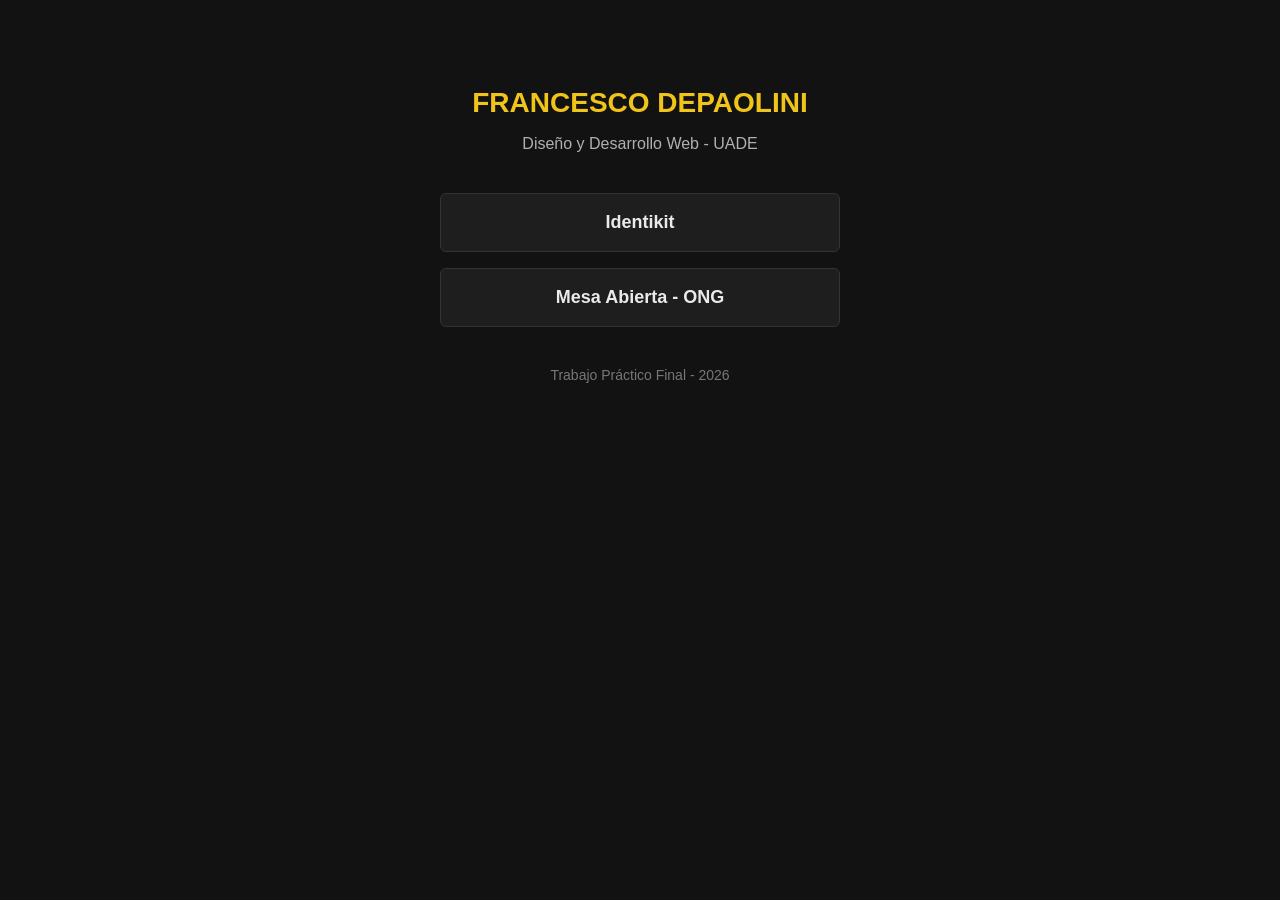
<file: index.html>
<!DOCTYPE html>
<html lang="es">
<head>
  <meta charset="UTF-8">
  <meta name="viewport" content="width=device-width, initial-scale=1.0">
  <title>Linktree - Francesco Depaolini</title>
  <style>
    body {
      font-family: "Segoe UI", Arial, Helvetica, sans-serif;
      background-color: #121212;
      color: #eaeaea;
      text-align: center;
      padding: 60px 20px;
    }

    h1 {
      color: #f0c419;
      font-size: 28px;
      text-transform: uppercase;
      margin-bottom: 6px;
    }

    .bio {
      color: #b0b0b0;
      margin-bottom: 40px;
    }

    .links {
      max-width: 400px;
      margin: 0 auto;
    }

    .links a {
      display: block;
      background-color: #1e1e1e;
      color: #eaeaea;
      text-decoration: none;
      border: 1px solid #333;
      border-radius: 6px;
      padding: 18px;
      margin-bottom: 16px;
      font-weight: bold;
      font-size: 18px;
    }

    .links a:hover {
      border-color: #f0c419;
      color: #f0c419;
    }

    footer {
      margin-top: 40px;
      color: #777;
      font-size: 14px;
    }
  </style>
</head>
<body>

  <h1>Francesco Depaolini</h1>
  <p class="bio">Diseño y Desarrollo Web - UADE</p>

  <div class="links">
    <a href="tp1/index.html">Identikit</a>
    <a href="tp2/index.html">Mesa Abierta - ONG</a>
  </div>

  <footer>
    <p>Trabajo Práctico Final - 2026</p>
  </footer>

</body>
</html>
</file>
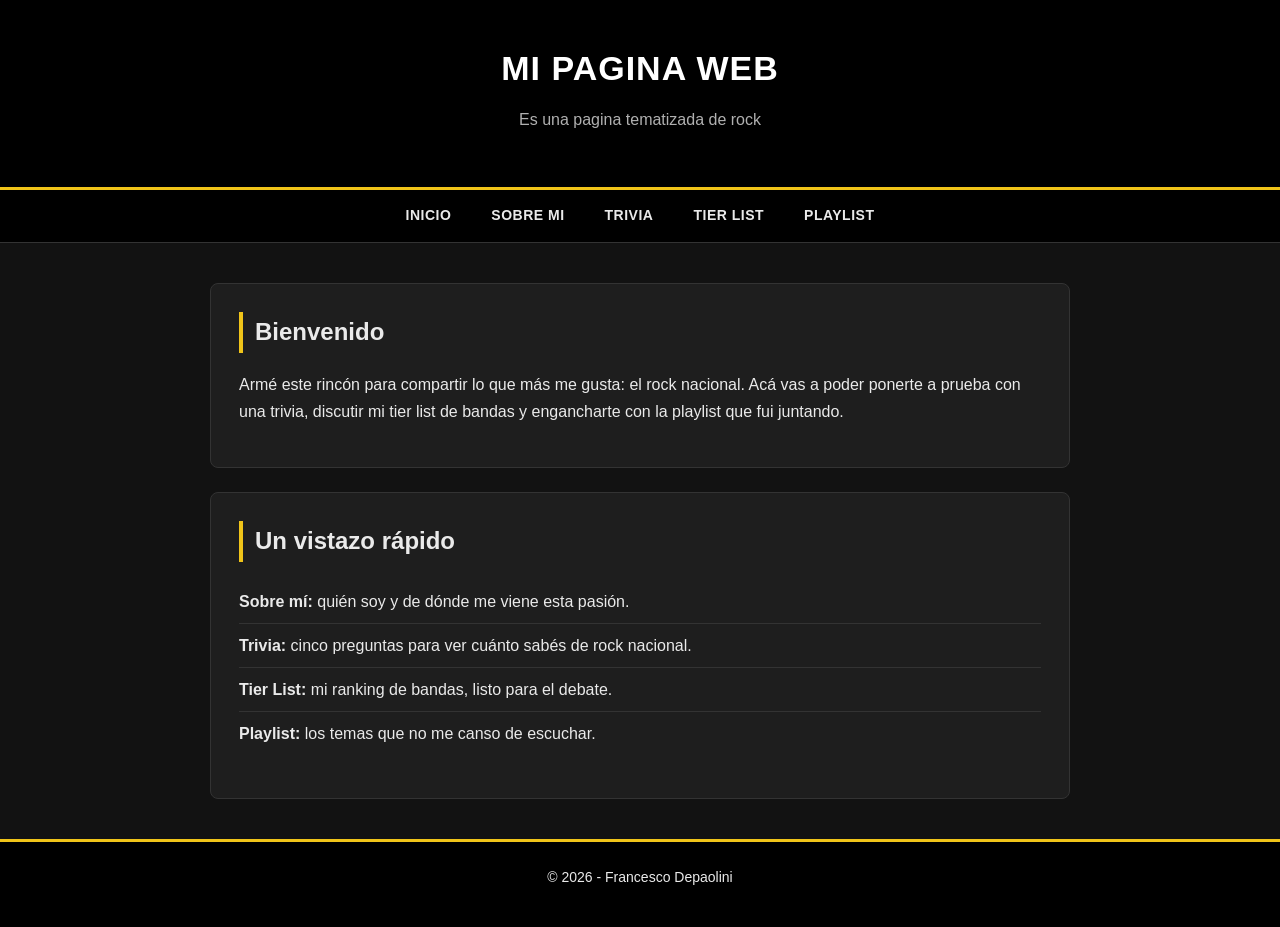
<file: tp1/index.html>
<!DOCTYPE html>
<html lang="es">
<head>
  <meta charset="UTF-8">
  <meta name="viewport" content="width=device-width, initial-scale=1.0">
  <title>Inicio - Mi Pagina de Rock</title>
  <link rel="stylesheet" href="css/style.css">
</head>
<body>

  <header>
    <h1>Mi Pagina Web</h1>
    <p>Es una pagina tematizada de rock</p>
  </header>

  <nav>
    <a href="index.html">Inicio</a>
    <a href="pages/about.html">Sobre mi</a>
    <a href="pages/trivia.html">Trivia</a>
    <a href="pages/tierlist.html">Tier List</a>
    <a href="pages/playlist.html">Playlist</a>
  </nav>

  <main>
    <section>
      <h2>Bienvenido</h2>
      <p>Armé este rincón para compartir lo que más me gusta: el rock nacional.
        Acá vas a poder ponerte a prueba con una trivia, discutir mi tier list
        de bandas y engancharte con la playlist que fui juntando.</p>
    </section>

    <section>
      <h2>Un vistazo rápido</h2>
      <ul>
        <li><strong>Sobre mí:</strong> quién soy y de dónde me viene esta pasión.</li>
        <li><strong>Trivia:</strong> cinco preguntas para ver cuánto sabés de rock nacional.</li>
        <li><strong>Tier List:</strong> mi ranking de bandas, listo para el debate.</li>
        <li><strong>Playlist:</strong> los temas que no me canso de escuchar.</li>
      </ul>
    </section>
  </main>

  <footer>
    <p>&copy; 2026 - Francesco Depaolini</p>
  </footer>

</body>
</html>
</file>
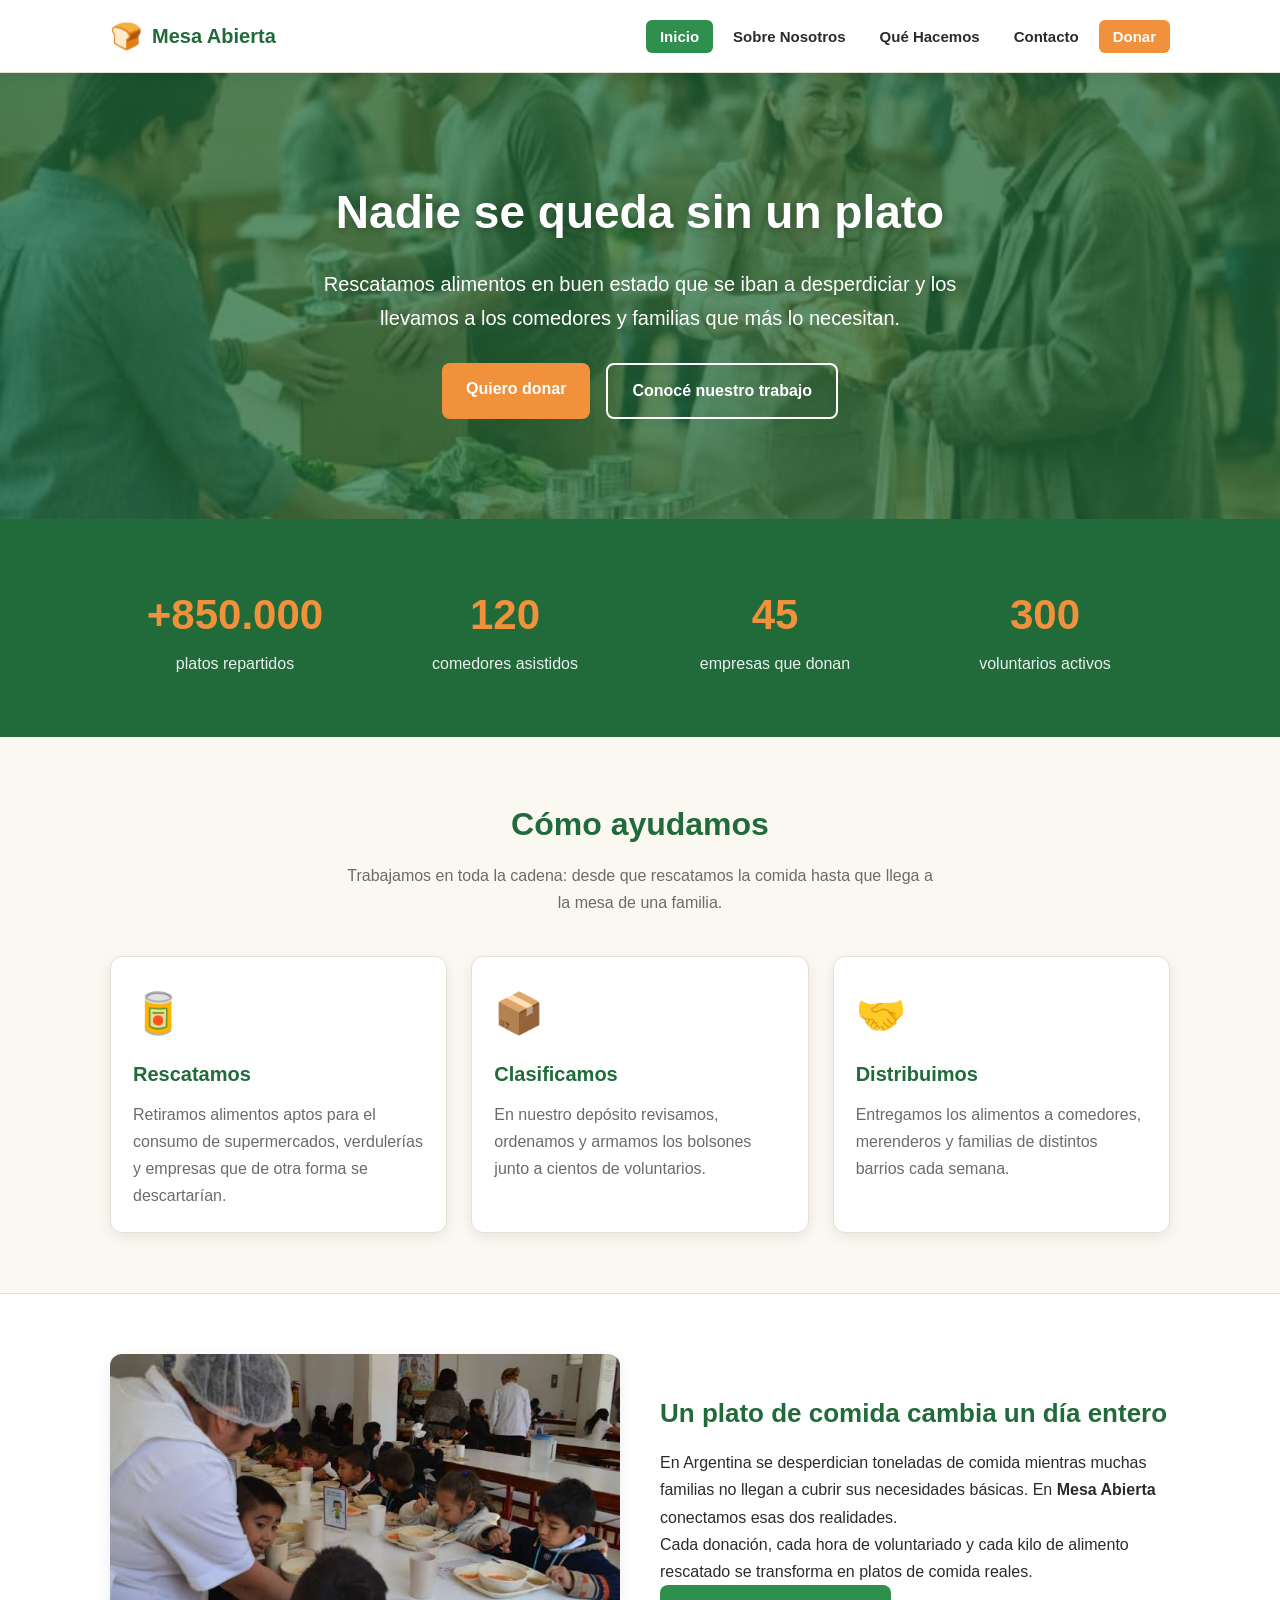
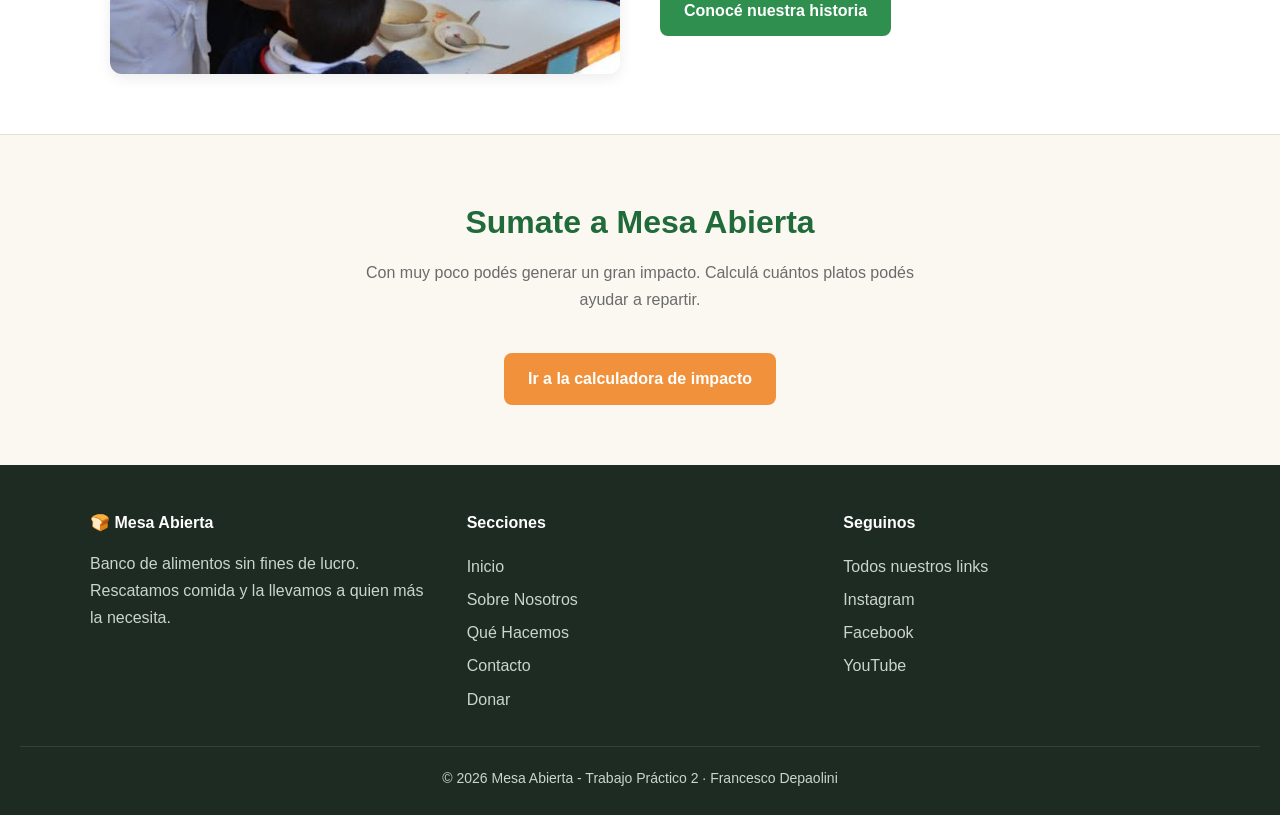
<file: tp2/index.html>
<!DOCTYPE html>
<html lang="es">
<head>
  <meta charset="UTF-8">
  <meta name="viewport" content="width=device-width, initial-scale=1.0">
  <title>Mesa Abierta - Banco de Alimentos</title>
  <link rel="stylesheet" href="css/style.css">
</head>
<body>

  <header class="navbar">
    <div class="nav-contenedor">
      <a href="index.html" class="logo"><span>🍞</span> Mesa Abierta</a>

      <button class="kebab" aria-label="Abrir menu">
        <span></span>
        <span></span>
        <span></span>
      </button>

      <ul class="nav-links">
        <li><a href="index.html" class="activo">Inicio</a></li>
        <li><a href="pages/sobre-nosotros.html">Sobre Nosotros</a></li>
        <li><a href="pages/que-hacemos.html">Qué Hacemos</a></li>
        <li><a href="pages/contacto.html">Contacto</a></li>
        <li><a href="pages/donar.html" class="btn-donar">Donar</a></li>
      </ul>
    </div>
  </header>

  <section class="hero hero-home">
    <h1>Nadie se queda sin un plato</h1>
    <p>Rescatamos alimentos en buen estado que se iban a desperdiciar y los
      llevamos a los comedores y familias que más lo necesitan.</p>
    <div class="hero-botones">
      <a href="pages/donar.html" class="btn btn-naranja">Quiero donar</a>
      <a href="pages/que-hacemos.html" class="btn btn-borde" style="color:#fff;border-color:#fff">Conocé nuestro trabajo</a>
    </div>
  </section>

  <section class="stats">
    <div class="contenedor">
      <div class="stat">
        <div class="numero">+850.000</div>
        <div class="texto">platos repartidos</div>
      </div>
      <div class="stat">
        <div class="numero">120</div>
        <div class="texto">comedores asistidos</div>
      </div>
      <div class="stat">
        <div class="numero">45</div>
        <div class="texto">empresas que donan</div>
      </div>
      <div class="stat">
        <div class="numero">300</div>
        <div class="texto">voluntarios activos</div>
      </div>
    </div>
  </section>

  <section>
    <div class="contenedor">
      <div class="titulo-seccion">
        <h2>Cómo ayudamos</h2>
        <p>Trabajamos en toda la cadena: desde que rescatamos la comida hasta
          que llega a la mesa de una familia.</p>
      </div>

      <div class="grid">
        <div class="card">
          <div class="card-cuerpo">
            <div class="card-icono">🥫</div>
            <h3>Rescatamos</h3>
            <p>Retiramos alimentos aptos para el consumo de supermercados,
              verdulerías y empresas que de otra forma se descartarían.</p>
          </div>
        </div>
        <div class="card">
          <div class="card-cuerpo">
            <div class="card-icono">📦</div>
            <h3>Clasificamos</h3>
            <p>En nuestro depósito revisamos, ordenamos y armamos los bolsones
              junto a cientos de voluntarios.</p>
          </div>
        </div>
        <div class="card">
          <div class="card-cuerpo">
            <div class="card-icono">🤝</div>
            <h3>Distribuimos</h3>
            <p>Entregamos los alimentos a comedores, merenderos y familias de
              distintos barrios cada semana.</p>
          </div>
        </div>
      </div>
    </div>
  </section>

  <section style="background-color:#fff;border-top:1px solid var(--borde);border-bottom:1px solid var(--borde)">
    <div class="contenedor">
      <div class="fila">
        <div class="mitad">
          <img src="img/comedor-niños.jpg" alt="Niños comiendo en un comedor comunitario">
        </div>
        <div class="mitad">
          <h3>Un plato de comida cambia un día entero</h3>
          <p>En Argentina se desperdician toneladas de comida mientras muchas
            familias no llegan a cubrir sus necesidades básicas. En
            <strong>Mesa Abierta</strong> conectamos esas dos realidades.</p>
          <p>Cada donación, cada hora de voluntariado y cada kilo de alimento
            rescatado se transforma en platos de comida reales.</p>
          <a href="pages/sobre-nosotros.html" class="btn btn-primario">Conocé nuestra historia</a>
        </div>
      </div>
    </div>
  </section>

  <section style="text-align:center">
    <div class="contenedor">
      <div class="titulo-seccion">
        <h2>Sumate a Mesa Abierta</h2>
        <p>Con muy poco podés generar un gran impacto. Calculá cuántos platos
          podés ayudar a repartir.</p>
      </div>
      <a href="pages/donar.html" class="btn btn-naranja">Ir a la calculadora de impacto</a>
    </div>
  </section>

  <footer>
    <div class="footer-grid">
      <div class="footer-col">
        <h4>🍞 Mesa Abierta</h4>
        <p>Banco de alimentos sin fines de lucro. Rescatamos comida y la
          llevamos a quien más la necesita.</p>
      </div>
      <div class="footer-col">
        <h4>Secciones</h4>
        <a href="index.html">Inicio</a>
        <a href="pages/sobre-nosotros.html">Sobre Nosotros</a>
        <a href="pages/que-hacemos.html">Qué Hacemos</a>
        <a href="pages/contacto.html">Contacto</a>
        <a href="pages/donar.html">Donar</a>
      </div>
      <div class="footer-col">
        <h4>Seguinos</h4>
        <a href="pages/linktree.html">Todos nuestros links</a>
        <a href="#">Instagram</a>
        <a href="#">Facebook</a>
        <a href="#">YouTube</a>
      </div>
    </div>
    <div class="footer-abajo">
      <p>&copy; 2026 Mesa Abierta - Trabajo Práctico 2 · Francesco Depaolini</p>
    </div>
  </footer>

  <script src="js/main.js"></script>
</body>
</html>
</file>
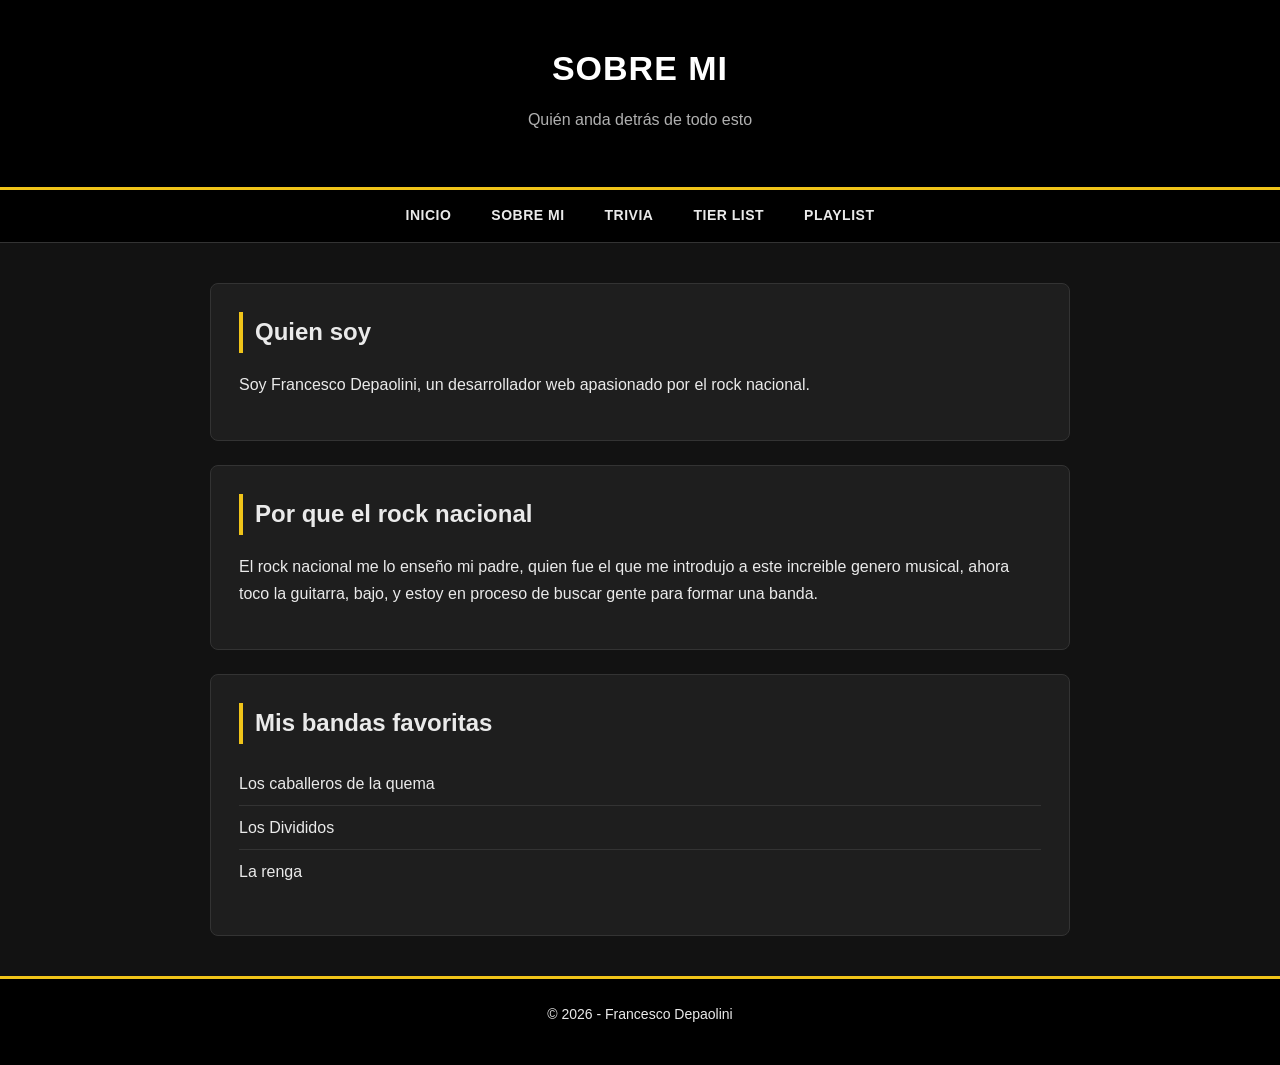
<file: tp1/pages/about.html>
<!DOCTYPE html>
<html lang="es">
<head>
  <meta charset="UTF-8">
  <meta name="viewport" content="width=device-width, initial-scale=1.0">
  <title>Sobre mi - Mi Pagina de Rock</title>
  <link rel="stylesheet" href="../css/style.css">
</head>
<body>

  <header>
    <h1>Sobre mi</h1>
    <p>Quién anda detrás de todo esto</p>
  </header>

  <nav>
    <a href="../index.html">Inicio</a>
    <a href="about.html">Sobre mi</a>
    <a href="trivia.html">Trivia</a>
    <a href="tierlist.html">Tier List</a>
    <a href="playlist.html">Playlist</a>
  </nav>

  <main>
    <section>
      <h2>Quien soy</h2>
      <p>Soy Francesco Depaolini, un desarrollador web apasionado por el rock nacional.</p>
    </section>

    <section>
      <h2>Por que el rock nacional</h2>
      <p>El rock nacional me lo enseño mi padre, quien fue el que me introdujo a este increible genero musical, ahora toco la guitarra, bajo, y estoy en proceso de buscar gente para formar una banda.</p>
    </section>

    <section>
      <h2>Mis bandas favoritas</h2>
      <ul>
        <li>Los caballeros de la quema</li>
        <li>Los Divididos</li>
        <li>La renga</li>
      </ul>
    </section>
  </main>

  <footer>
    <p>&copy; 2026 - Francesco Depaolini</p>
  </footer>

</body>
</html>
</file>
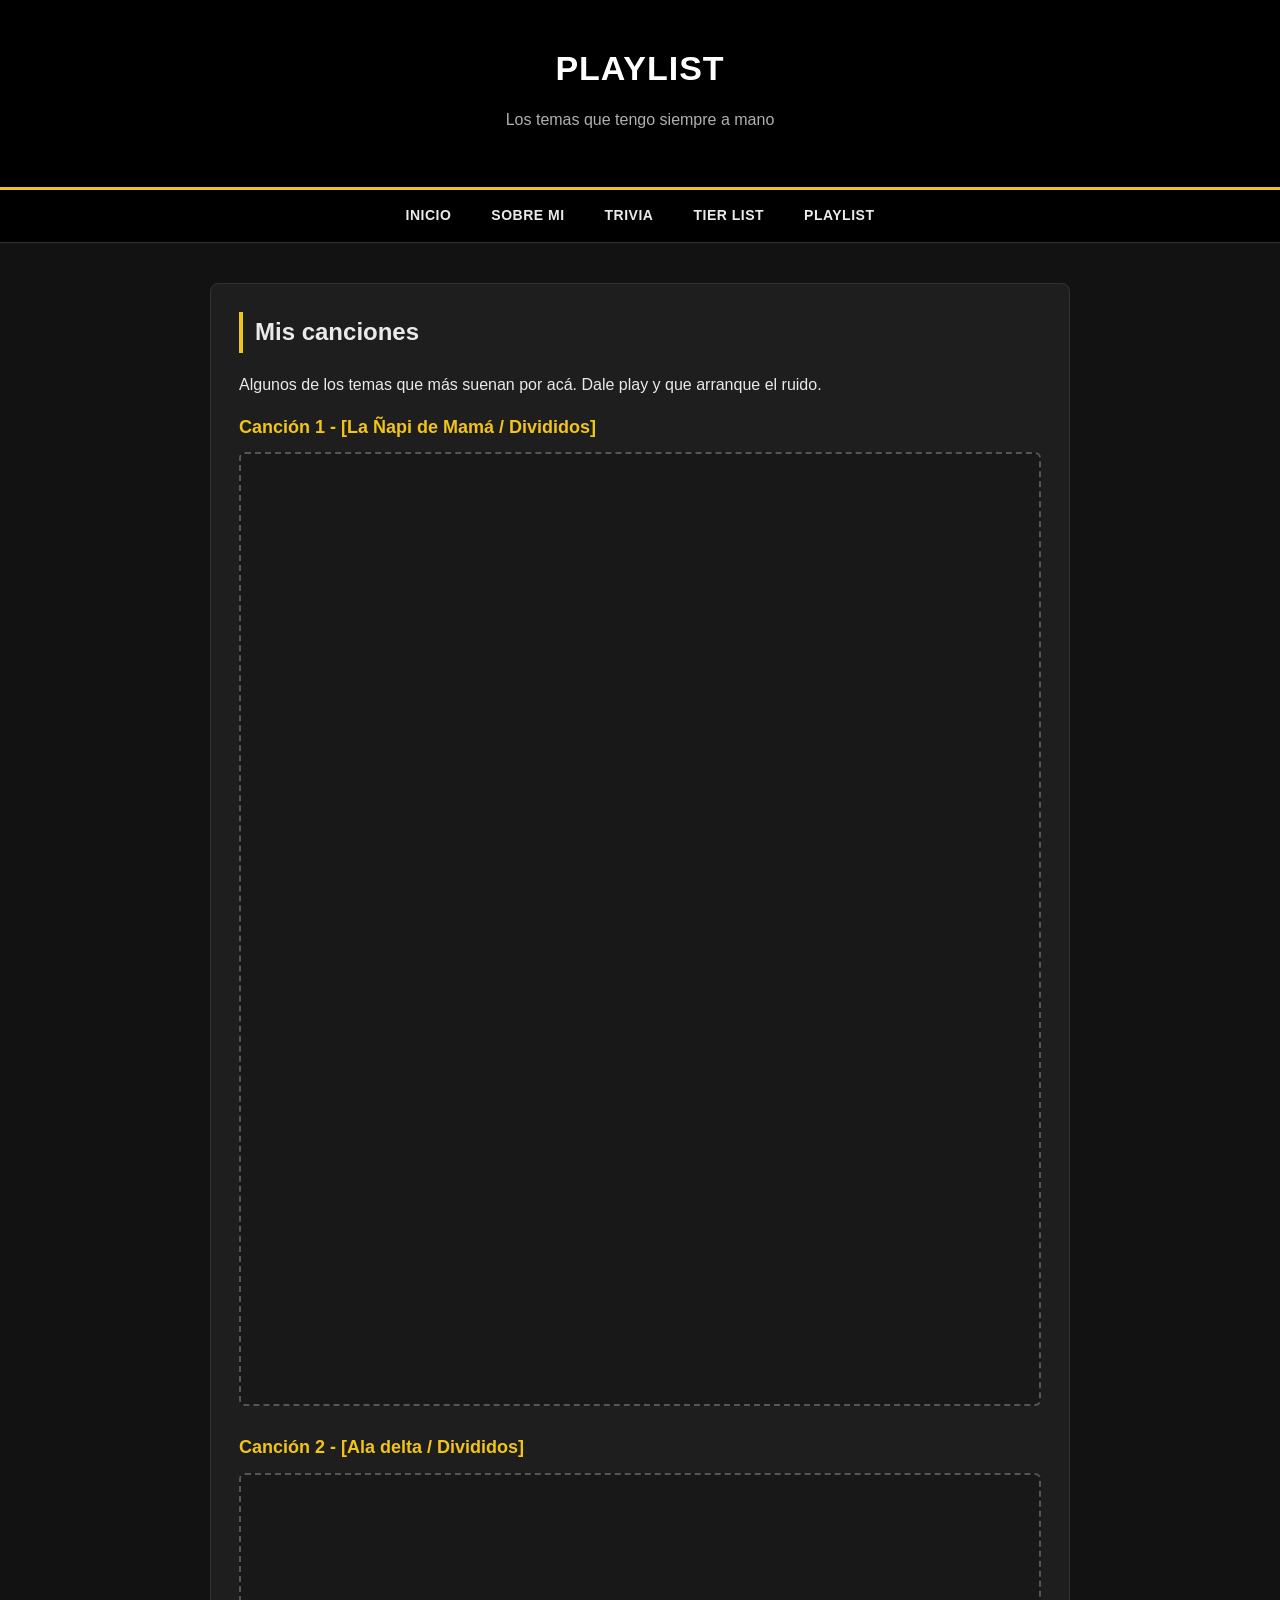
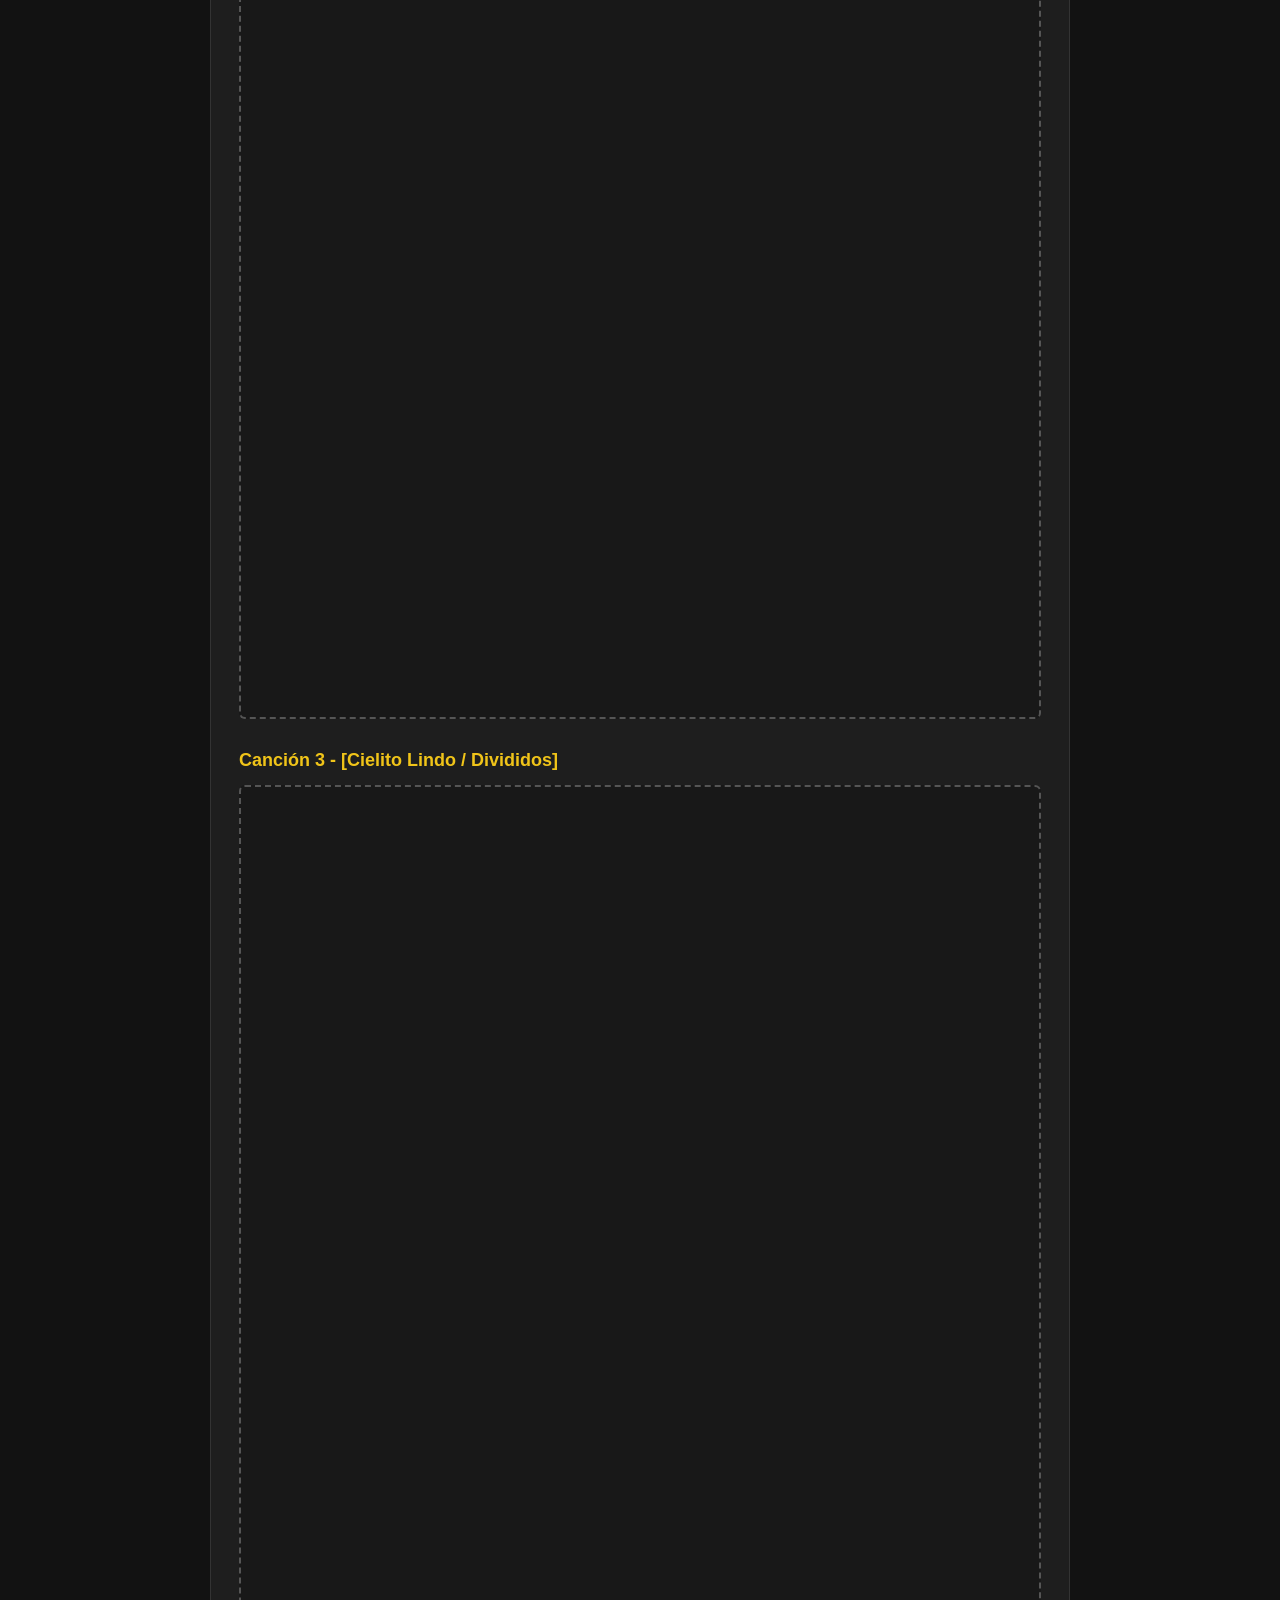
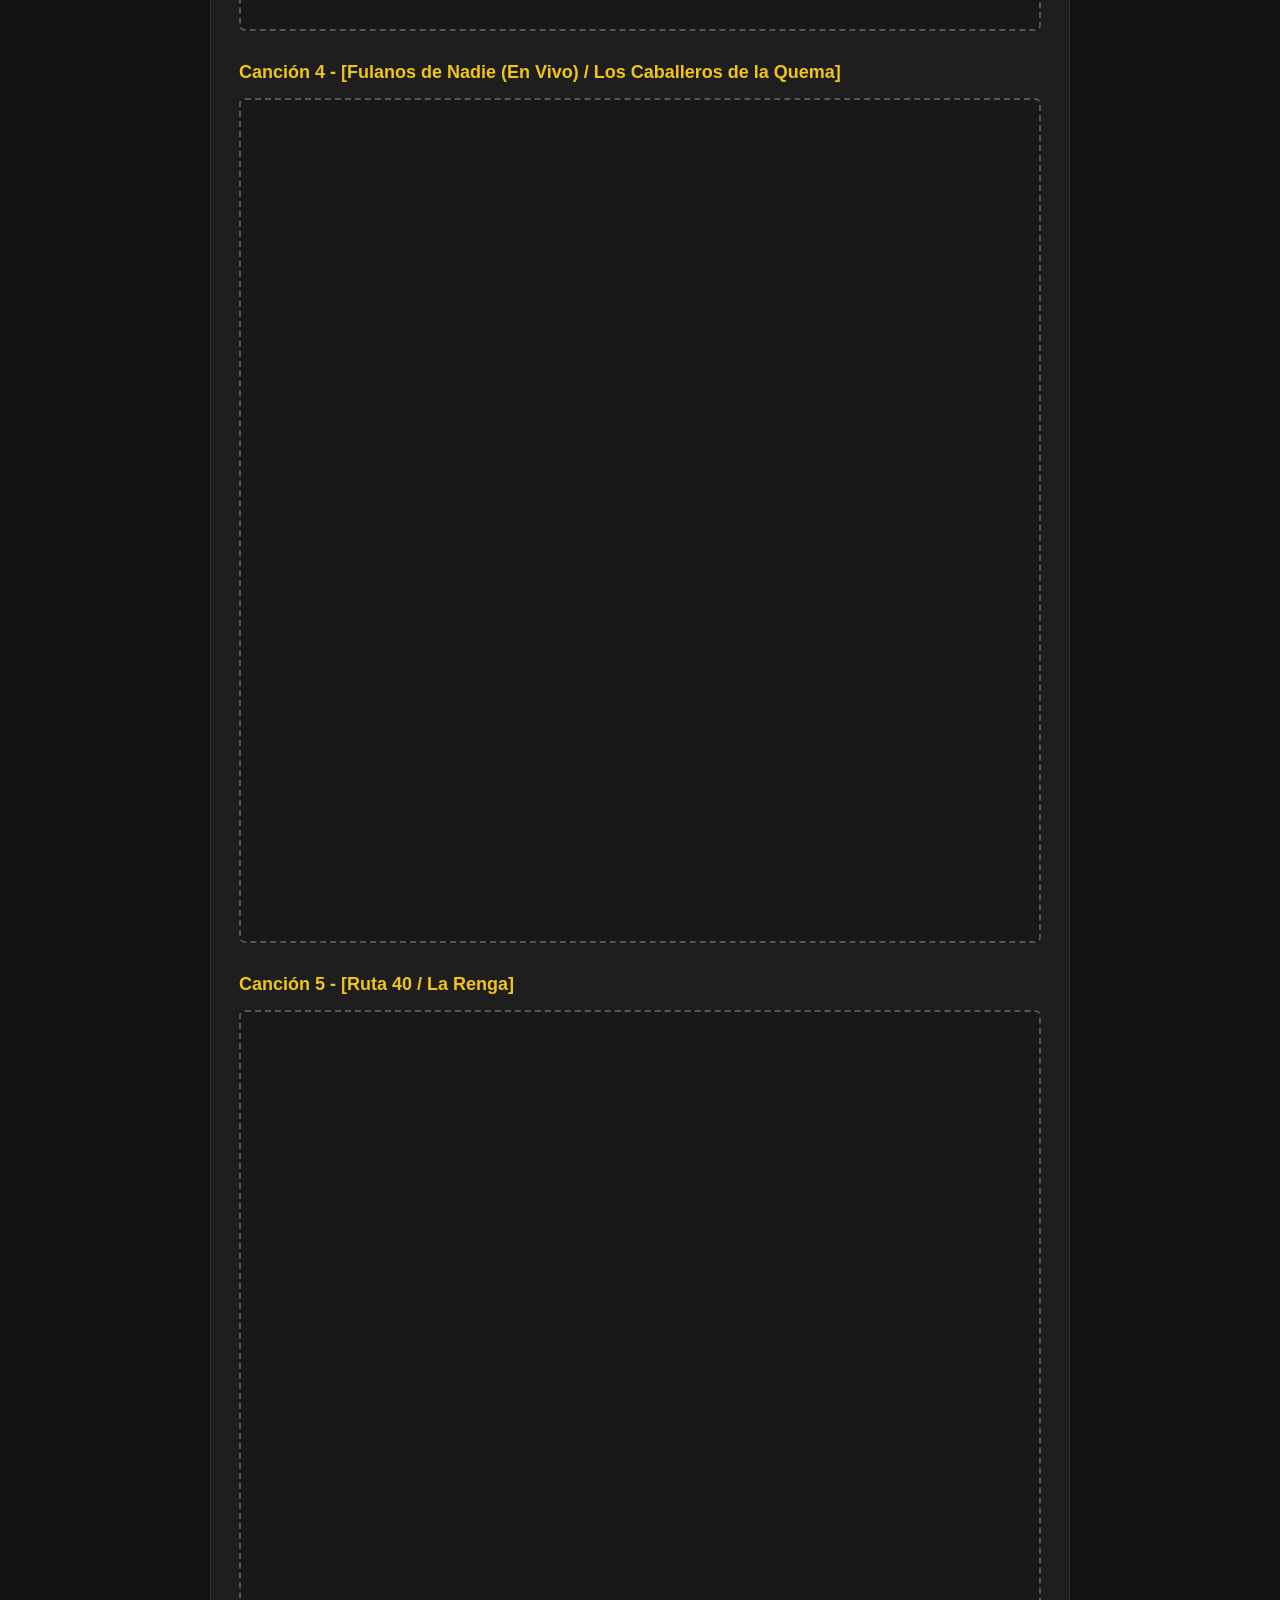
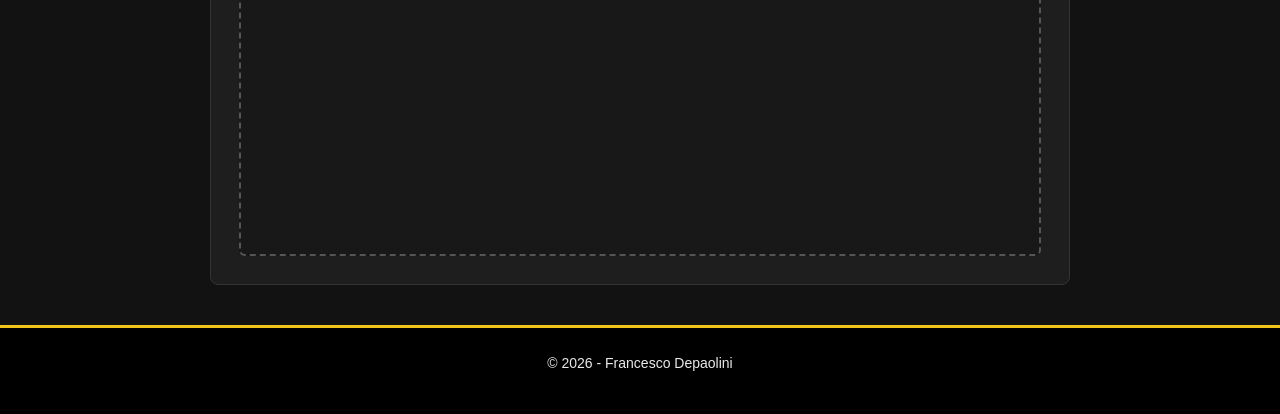
<file: tp1/pages/playlist.html>
<!DOCTYPE html>
<html lang="es">
<head>
  <meta charset="UTF-8">
  <meta name="viewport" content="width=device-width, initial-scale=1.0">
  <title>Playlist - Mi Pagina de Rock</title>
  <link rel="stylesheet" href="../css/style.css">
</head>
<body>

  <header>
    <h1>Playlist</h1>
    <p>Los temas que tengo siempre a mano</p>
  </header>

  <nav>
    <a href="../index.html">Inicio</a>
    <a href="about.html">Sobre mi</a>
    <a href="trivia.html">Trivia</a>
    <a href="tierlist.html">Tier List</a>
    <a href="playlist.html">Playlist</a>
  </nav>

  <main>
    <section>
      <h2>Mis canciones</h2>
      <p>Algunos de los temas que más suenan por acá. Dale play y que arranque el ruido.</p>

      <div class="cancion">
        <h3>Canción 1 - [La Ñapi de Mamá / Divididos]</h3>
        <div class="video-espacio">
          <iframe width="1166" height="842" src="https://www.youtube.com/embed/0_CO6fRoizM" title="La Ñapi de Mamá" frameborder="0" allow="accelerometer; autoplay; clipboard-write; encrypted-media; gyroscope; picture-in-picture; web-share" referrerpolicy="strict-origin-when-cross-origin" allowfullscreen></iframe>
        </div>
      </div>

      <div class="cancion">
        <h3>Canción 2 - [Ala delta / Divididos]</h3>
        <div class="video-espacio">
          <iframe width="1305" height="734" src="https://www.youtube.com/embed/pgmCq3vMTRA" title="Divididos - Ala Delta" frameborder="0" allow="accelerometer; autoplay; clipboard-write; encrypted-media; gyroscope; picture-in-picture; web-share" referrerpolicy="strict-origin-when-cross-origin" allowfullscreen></iframe>
        </div>
      </div>

      <div class="cancion">
        <h3>Canción 3 - [Cielito Lindo / Divididos]</h3>
        <div class="video-espacio">
          <iframe width="1305" height="734" src="https://www.youtube.com/embed/fXADJ2R7C3U" title="Divididos - Cielito Lindo" frameborder="0" allow="accelerometer; autoplay; clipboard-write; encrypted-media; gyroscope; picture-in-picture; web-share" referrerpolicy="strict-origin-when-cross-origin" allowfullscreen></iframe>
        </div>
      </div>

      <div class="cancion">
        <h3>Canción 4 - [Fulanos de Nadie (En Vivo) / Los Caballeros de la Quema]</h3>
        <div class="video-espacio">
          <iframe width="1305" height="734" src="https://www.youtube.com/embed/ULt6VSHuBY4" title="Los Caballeros de la Quema - Fulanos de Nadie (En Vivo Provincia Emergente)" frameborder="0" allow="accelerometer; autoplay; clipboard-write; encrypted-media; gyroscope; picture-in-picture; web-share" referrerpolicy="strict-origin-when-cross-origin" allowfullscreen></iframe>
        </div>
      </div>

      <div class="cancion">
        <h3>Canción 5 - [Ruta 40 / La Renga]</h3>
        <div class="video-espacio">
          <iframe width="1305" height="734" src="https://www.youtube.com/embed/ARzhxdkYtz4" title="La Renga - Ruta 40 - Truenotierra" frameborder="0" allow="accelerometer; autoplay; clipboard-write; encrypted-media; gyroscope; picture-in-picture; web-share" referrerpolicy="strict-origin-when-cross-origin" allowfullscreen></iframe>
        </div>
      </div>

    </section>
  </main>

  <footer>
    <p>&copy; 2026 - Francesco Depaolini</p>
  </footer>

</body>
</html>
</file>
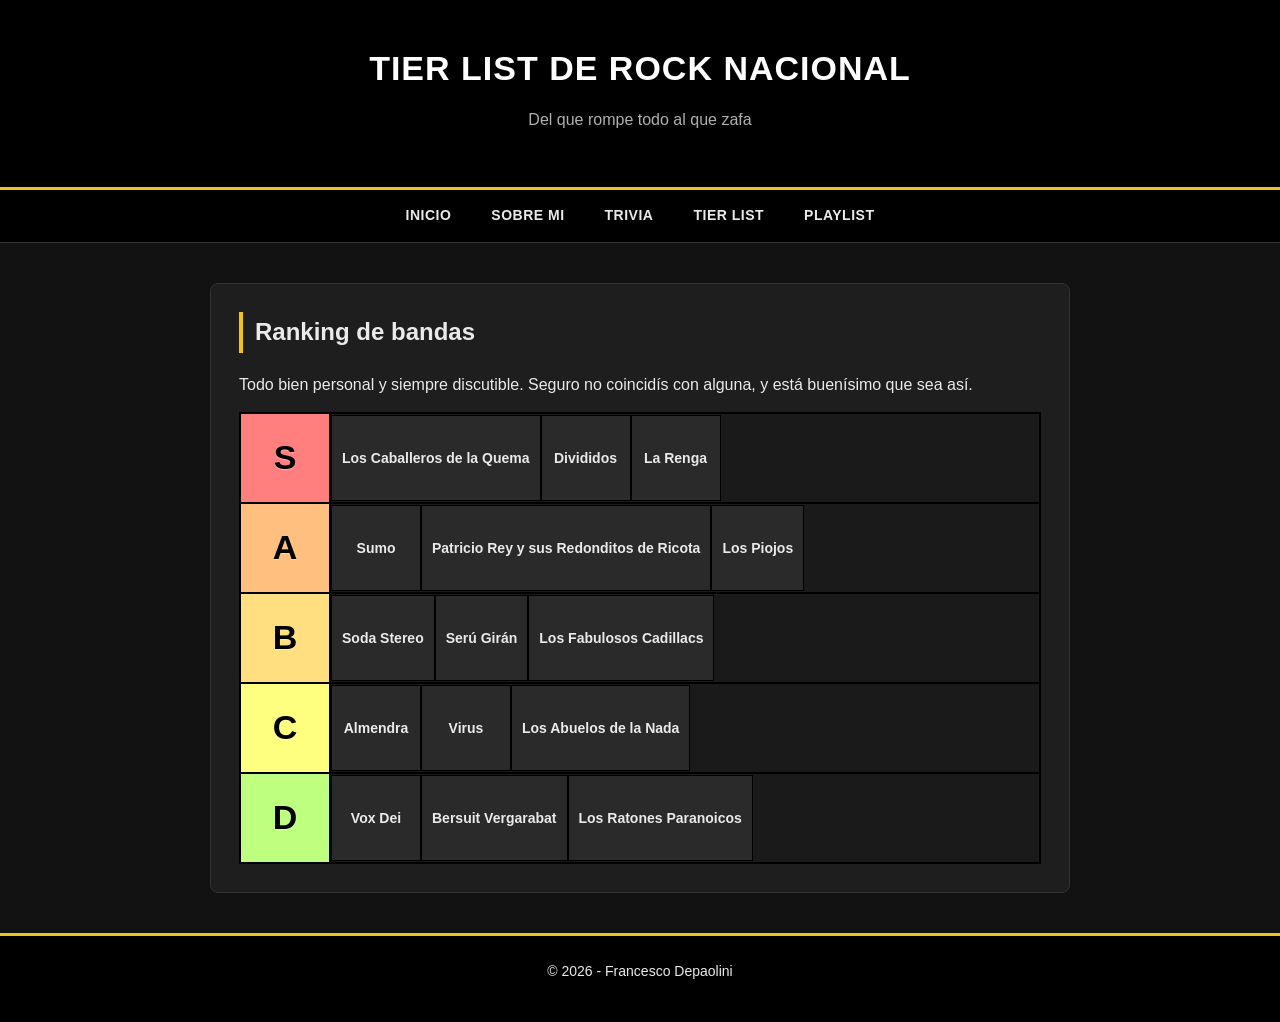
<file: tp1/pages/tierlist.html>
<!DOCTYPE html>
<html lang="es">
<head>
  <meta charset="UTF-8">
  <meta name="viewport" content="width=device-width, initial-scale=1.0">
  <title>Tier List - Mi Pagina de Rock</title>
  <link rel="stylesheet" href="../css/style.css">
</head>
<body>

  <header>
    <h1>Tier List de Rock Nacional</h1>
    <p>Del que rompe todo al que zafa</p>
  </header>

  <nav>
    <a href="../index.html">Inicio</a>
    <a href="about.html">Sobre mi</a>
    <a href="trivia.html">Trivia</a>
    <a href="tierlist.html">Tier List</a>
    <a href="playlist.html">Playlist</a>
  </nav>

  <main>
    <section>
      <h2>Ranking de bandas</h2>
      <p>Todo bien personal y siempre discutible. Seguro no coincidís con alguna, y está buenísimo que sea así.</p>

      <table class="tierlist">
        <tr class="tier-s">
          <th>S</th>
          <td>
            <span class="banda">Los Caballeros de la Quema</span>
            <span class="banda">Divididos</span>
            <span class="banda">La Renga</span>
          </td>
        </tr>

        <tr class="tier-a">
          <th>A</th>
          <td>
            <span class="banda">Sumo</span>
            <span class="banda">Patricio Rey y sus Redonditos de Ricota</span>
            <span class="banda">Los Piojos</span>
          </td>
        </tr>

        <tr class="tier-b">
          <th>B</th>
          <td>
            <span class="banda">Soda Stereo</span>
            <span class="banda">Serú Girán</span>
            <span class="banda">Los Fabulosos Cadillacs</span>
          </td>
        </tr>

        <tr class="tier-c">
          <th>C</th>
          <td>
            <span class="banda">Almendra</span>
            <span class="banda">Virus</span>
            <span class="banda">Los Abuelos de la Nada</span>
          </td>
        </tr>

        <tr class="tier-d">
          <th>D</th>
          <td>
            <span class="banda">Vox Dei</span>
            <span class="banda">Bersuit Vergarabat</span>
            <span class="banda">Los Ratones Paranoicos</span>
          </td>
        </tr>
      </table>
    </section>
  </main>

  <footer>
    <p>&copy; 2026 - Francesco Depaolini</p>
  </footer>

</body>
</html>
</file>
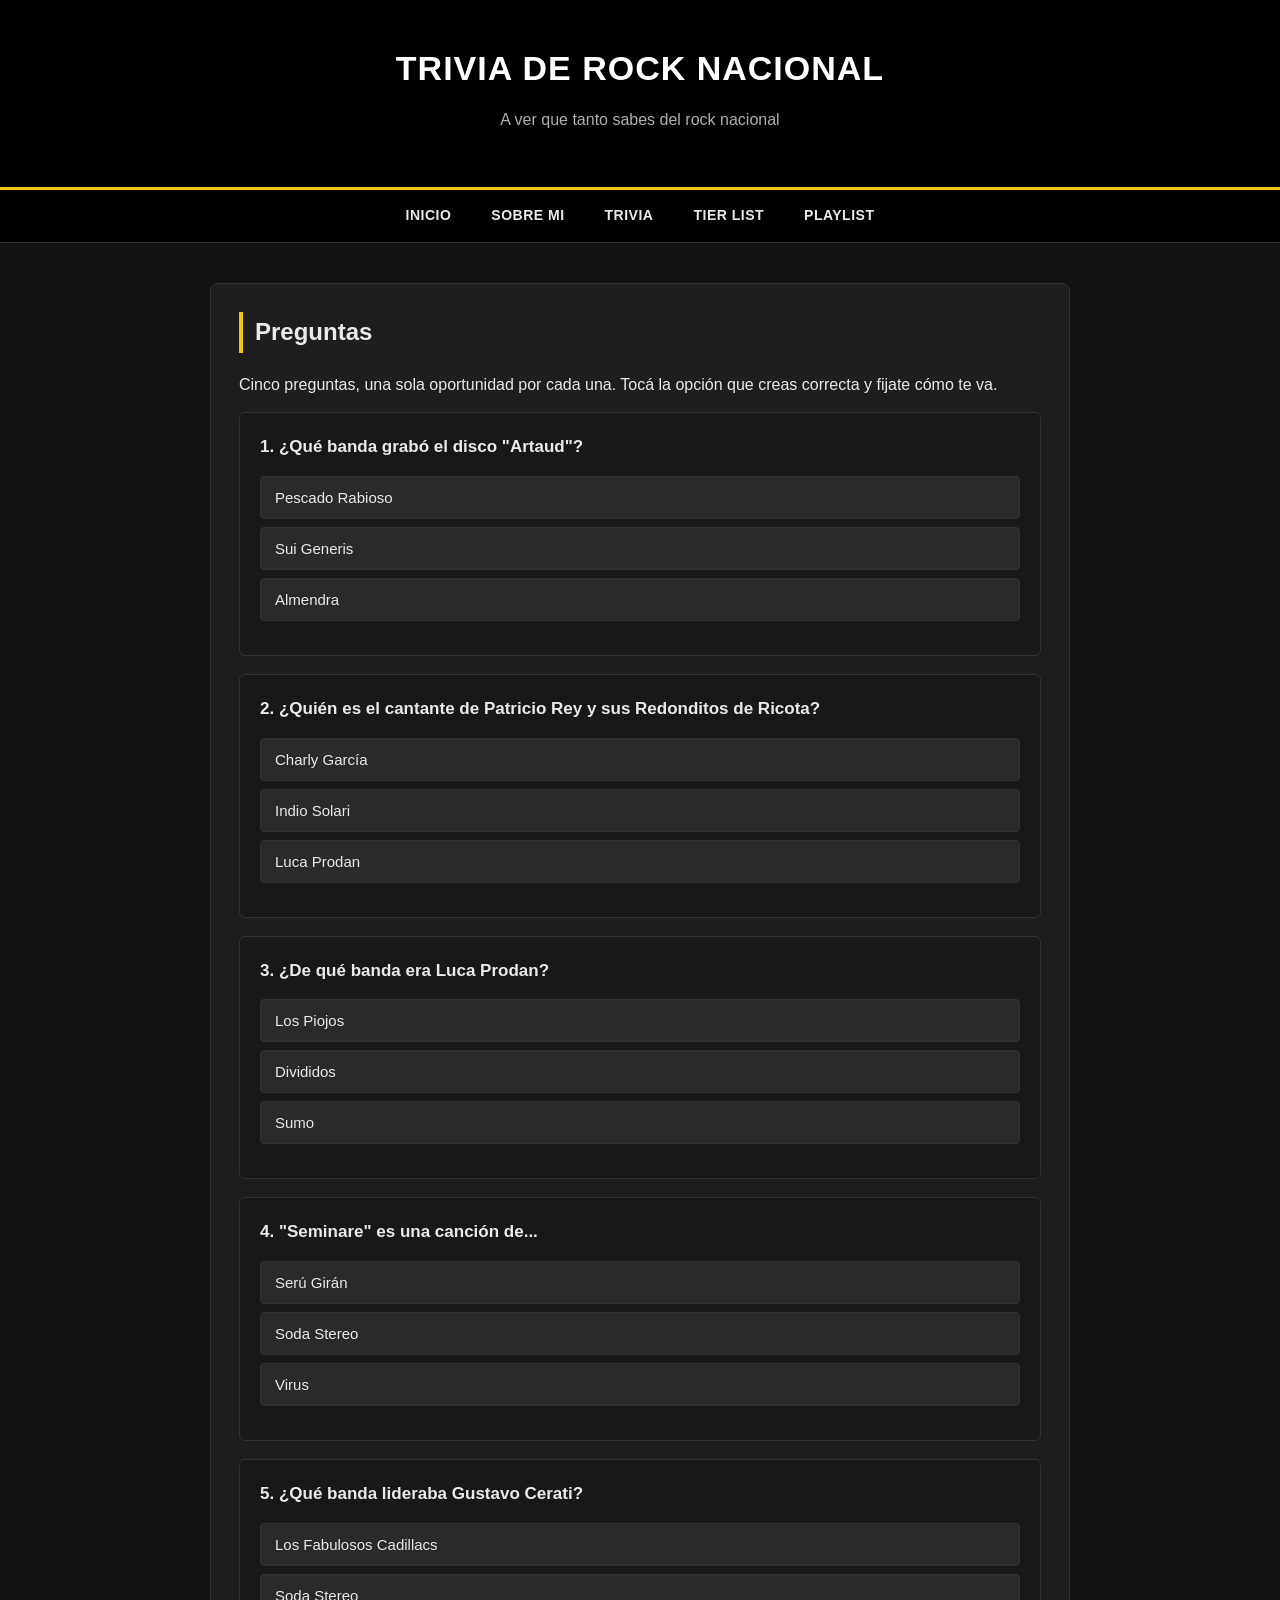
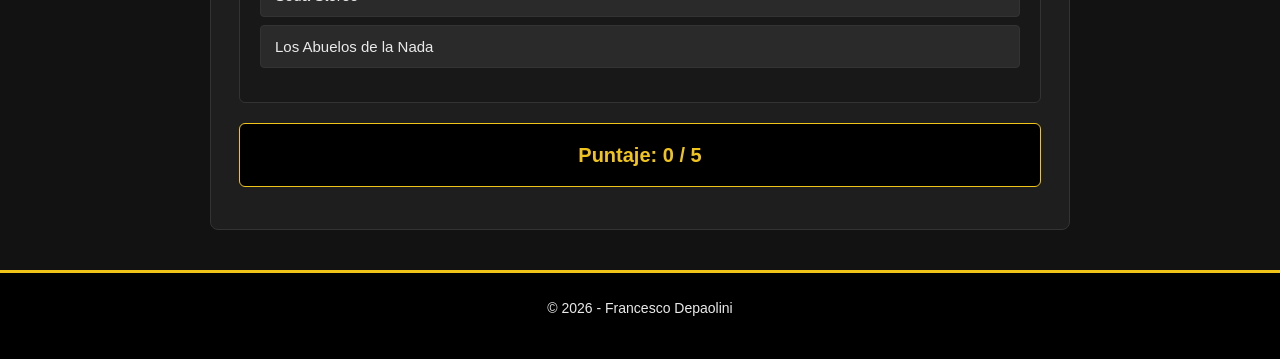
<file: tp1/pages/trivia.html>
<!DOCTYPE html>
<html lang="es">
<head>
  <meta charset="UTF-8">
  <meta name="viewport" content="width=device-width, initial-scale=1.0">
  <title>Trivia - Mi Pagina de Rock</title>
  <link rel="stylesheet" href="../css/style.css">
</head>
<body>

  <header>
    <h1>Trivia de Rock Nacional</h1>
    <p>A ver que tanto sabes del rock nacional</p>
  </header>

  <nav>
    <a href="../index.html">Inicio</a>
    <a href="about.html">Sobre mi</a>
    <a href="trivia.html">Trivia</a>
    <a href="tierlist.html">Tier List</a>
    <a href="playlist.html">Playlist</a>
  </nav>

  <main>
    <section>
      <h2>Preguntas</h2>
      <p>Cinco preguntas, una sola oportunidad por cada una. Tocá la opción que creas correcta y fijate cómo te va.</p>

      <div class="pregunta">
        <p>1. ¿Qué banda grabó el disco "Artaud"?</p>
        <div class="opciones">
          <button onclick="responder(this, true)">Pescado Rabioso</button>
          <button onclick="responder(this, false)">Sui Generis</button>
          <button onclick="responder(this, false)">Almendra</button>
        </div>
        <p class="resultado"></p>
      </div>

      <div class="pregunta">
        <p>2. ¿Quién es el cantante de Patricio Rey y sus Redonditos de Ricota?</p>
        <div class="opciones">
          <button onclick="responder(this, false)">Charly García</button>
          <button onclick="responder(this, true)">Indio Solari</button>
          <button onclick="responder(this, false)">Luca Prodan</button>
        </div>
        <p class="resultado"></p>
      </div>

      <div class="pregunta">
        <p>3. ¿De qué banda era Luca Prodan?</p>
        <div class="opciones">
          <button onclick="responder(this, false)">Los Piojos</button>
          <button onclick="responder(this, false)">Divididos</button>
          <button onclick="responder(this, true)">Sumo</button>
        </div>
        <p class="resultado"></p>
      </div>

      <div class="pregunta">
        <p>4. "Seminare" es una canción de...</p>
        <div class="opciones">
          <button onclick="responder(this, true)">Serú Girán</button>
          <button onclick="responder(this, false)">Soda Stereo</button>
          <button onclick="responder(this, false)">Virus</button>
        </div>
        <p class="resultado"></p>
      </div>

      <div class="pregunta">
        <p>5. ¿Qué banda lideraba Gustavo Cerati?</p>
        <div class="opciones">
          <button onclick="responder(this, false)">Los Fabulosos Cadillacs</button>
          <button onclick="responder(this, true)">Soda Stereo</button>
          <button onclick="responder(this, false)">Los Abuelos de la Nada</button>
        </div>
        <p class="resultado"></p>
      </div>

      <p id="puntaje">Puntaje: 0 / 5</p>
    </section>
  </main>

  <footer>
    <p>&copy; 2026 - Francesco Depaolini</p>
  </footer>

  <script>
    var aciertos = 0;
    var totalPreguntas = 5;

    function responder(boton, esCorrecta) {
      var pregunta = boton.closest('.pregunta');

      if (pregunta.getAttribute('data-respondida') === 'si') {
        return;
      }
      pregunta.setAttribute('data-respondida', 'si');

      var resultado = pregunta.querySelector('.resultado');

      if (esCorrecta) {
        aciertos++;
        resultado.textContent = '¡Correcto!';
        resultado.className = 'resultado correcto';
      } else {
        resultado.textContent = 'Incorrecto.';
        resultado.className = 'resultado incorrecto';
      }

      var botones = pregunta.querySelectorAll('button');
      for (var i = 0; i < botones.length; i++) {
        botones[i].disabled = true;
      }

      document.getElementById('puntaje').textContent =
        'Puntaje: ' + aciertos + ' / ' + totalPreguntas;
    }
  </script>

</body>
</html>
</file>
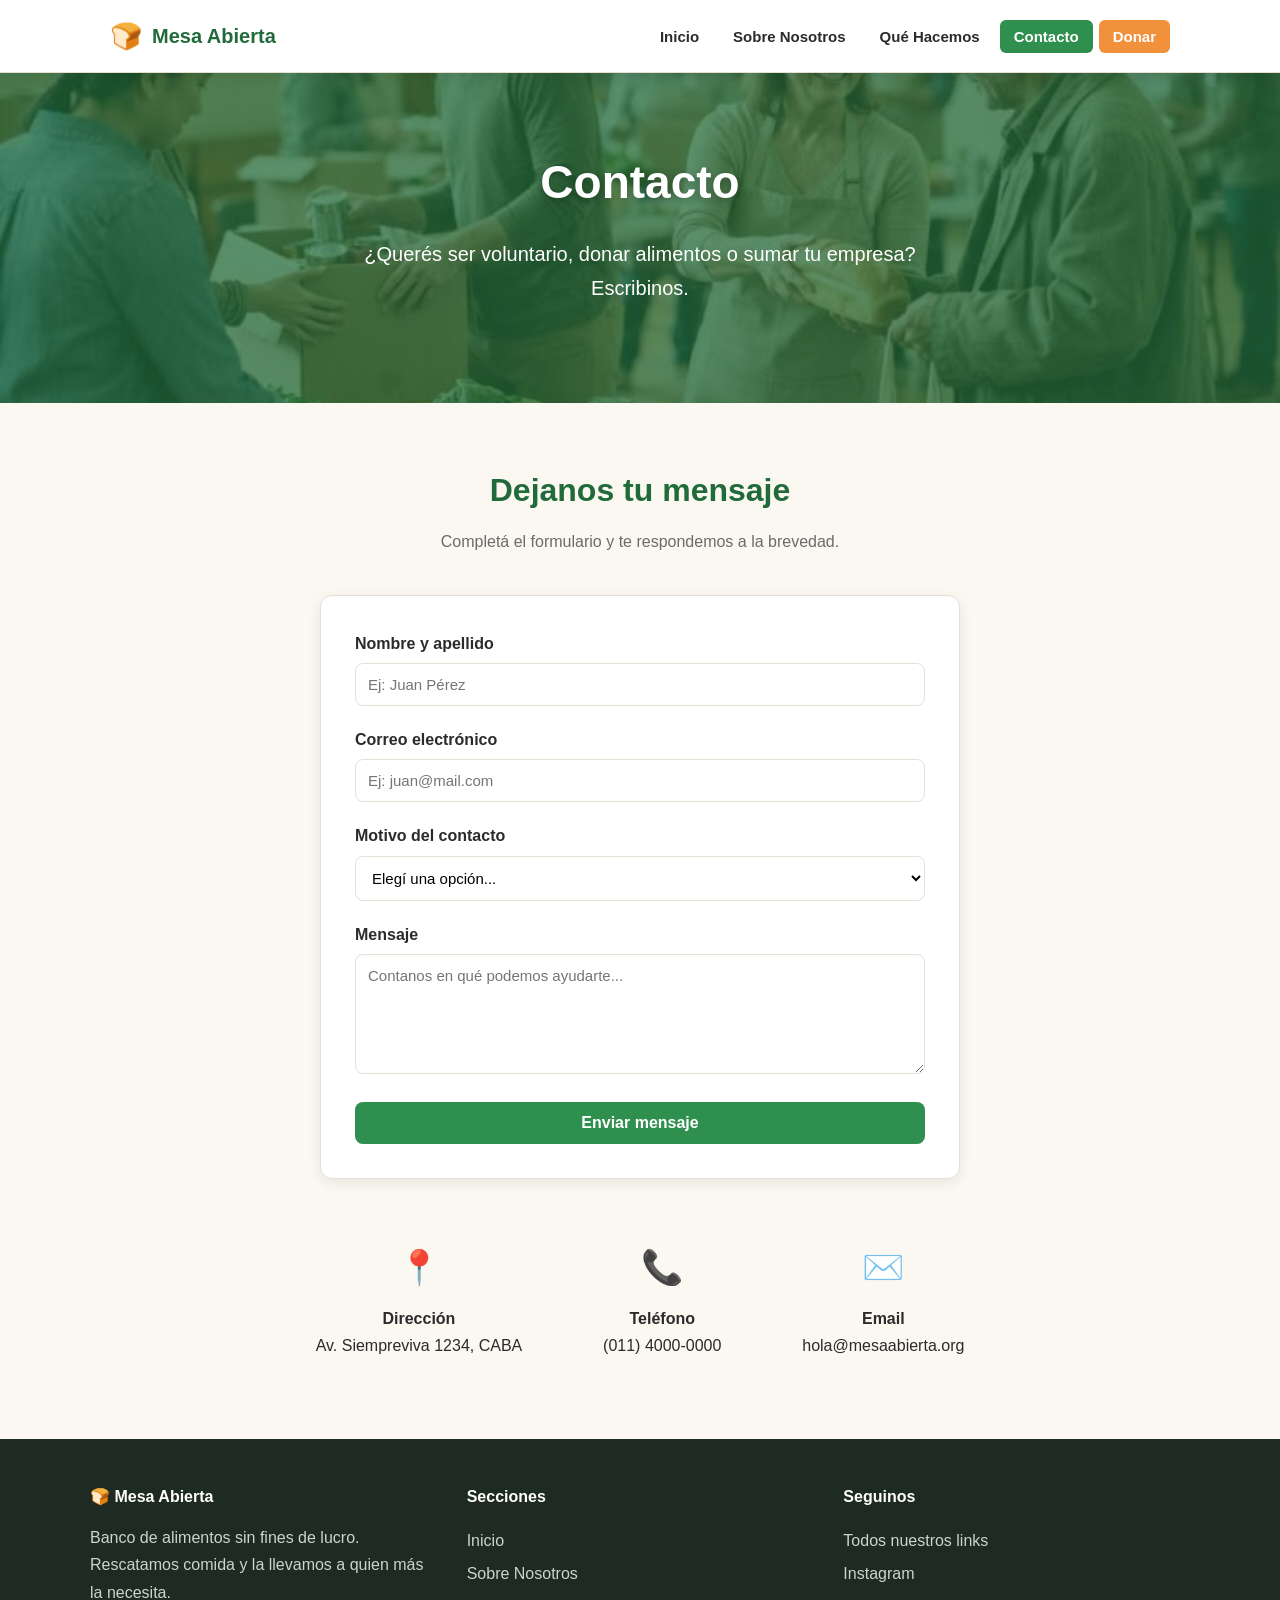
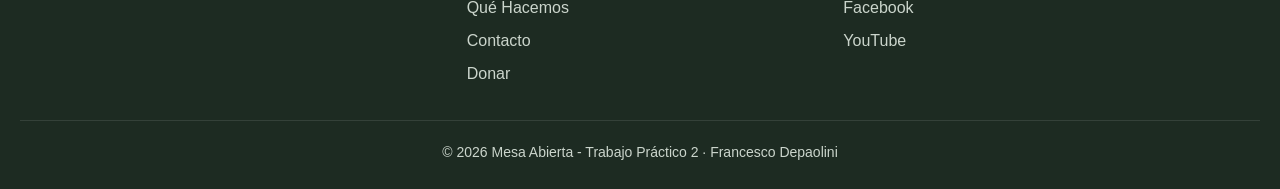
<file: tp2/pages/contacto.html>
<!DOCTYPE html>
<html lang="es">
<head>
  <meta charset="UTF-8">
  <meta name="viewport" content="width=device-width, initial-scale=1.0">
  <title>Contacto - Mesa Abierta</title>
  <link rel="stylesheet" href="../css/style.css">
</head>
<body>

  <header class="navbar">
    <div class="nav-contenedor">
      <a href="../index.html" class="logo"><span>🍞</span> Mesa Abierta</a>

      <button class="kebab" aria-label="Abrir menu">
        <span></span>
        <span></span>
        <span></span>
      </button>

      <ul class="nav-links">
        <li><a href="../index.html">Inicio</a></li>
        <li><a href="sobre-nosotros.html">Sobre Nosotros</a></li>
        <li><a href="que-hacemos.html">Qué Hacemos</a></li>
        <li><a href="contacto.html" class="activo">Contacto</a></li>
        <li><a href="donar.html" class="btn-donar">Donar</a></li>
      </ul>
    </div>
  </header>

  <section class="hero" style="padding:70px 20px">
    <h1>Contacto</h1>
    <p>¿Querés ser voluntario, donar alimentos o sumar tu empresa? Escribinos.</p>
  </section>

  <section>
    <div class="contenedor">
      <div class="titulo-seccion">
        <h2>Dejanos tu mensaje</h2>
        <p>Completá el formulario y te respondemos a la brevedad.</p>
      </div>

      <form class="form-caja" id="formContacto" novalidate>

        <div class="form-grupo">
          <label for="nombre">Nombre y apellido</label>
          <input type="text" id="nombre" placeholder="Ej: Juan Pérez">
          <span class="error-msg">Por favor ingresá tu nombre.</span>
        </div>

        <div class="form-grupo">
          <label for="email">Correo electrónico</label>
          <input type="email" id="email" placeholder="Ej: juan@mail.com">
          <span class="error-msg">Ingresá un correo válido.</span>
        </div>

        <div class="form-grupo">
          <label for="motivo">Motivo del contacto</label>
          <select id="motivo">
            <option value="">Elegí una opción...</option>
            <option value="voluntario">Quiero ser voluntario</option>
            <option value="donar-alimentos">Quiero donar alimentos</option>
            <option value="empresa">Soy una empresa</option>
            <option value="otro">Otro</option>
          </select>
          <span class="error-msg">Seleccioná un motivo.</span>
        </div>

        <div class="form-grupo">
          <label for="mensaje">Mensaje</label>
          <textarea id="mensaje" placeholder="Contanos en qué podemos ayudarte..."></textarea>
          <span class="error-msg">Escribí un mensaje (mínimo 10 caracteres).</span>
        </div>

        <button type="submit" class="btn btn-primario" style="width:100%">Enviar mensaje</button>
      </form>

      <div class="contacto-datos">
        <div class="dato">
          <div class="icono">📍</div>
          <strong>Dirección</strong>
          <p>Av. Siempreviva 1234, CABA</p>
        </div>
        <div class="dato">
          <div class="icono">📞</div>
          <strong>Teléfono</strong>
          <p>(011) 4000-0000</p>
        </div>
        <div class="dato">
          <div class="icono">✉️</div>
          <strong>Email</strong>
          <p>hola@mesaabierta.org</p>
        </div>
      </div>
    </div>
  </section>

  <div class="modal-fondo" id="modal">
    <div class="modal">
      <button class="cerrar" id="cerrarModal">&times;</button>
      <div class="check">✅</div>
      <h3>¡Mensaje enviado!</h3>
      <p id="modalTexto">Gracias por escribirnos. Te vamos a responder muy pronto.</p>
      <button class="btn btn-primario" id="cerrarModal2">Cerrar</button>
    </div>
  </div>

  <footer>
    <div class="footer-grid">
      <div class="footer-col">
        <h4>🍞 Mesa Abierta</h4>
        <p>Banco de alimentos sin fines de lucro. Rescatamos comida y la
          llevamos a quien más la necesita.</p>
      </div>
      <div class="footer-col">
        <h4>Secciones</h4>
        <a href="../index.html">Inicio</a>
        <a href="sobre-nosotros.html">Sobre Nosotros</a>
        <a href="que-hacemos.html">Qué Hacemos</a>
        <a href="contacto.html">Contacto</a>
        <a href="donar.html">Donar</a>
      </div>
      <div class="footer-col">
        <h4>Seguinos</h4>
        <a href="linktree.html">Todos nuestros links</a>
        <a href="#">Instagram</a>
        <a href="#">Facebook</a>
        <a href="#">YouTube</a>
      </div>
    </div>
    <div class="footer-abajo">
      <p>&copy; 2026 Mesa Abierta - Trabajo Práctico 2 · Francesco Depaolini</p>
    </div>
  </footer>

  <script src="../js/main.js"></script>
  <script src="../js/contacto.js"></script>
</body>
</html>
</file>
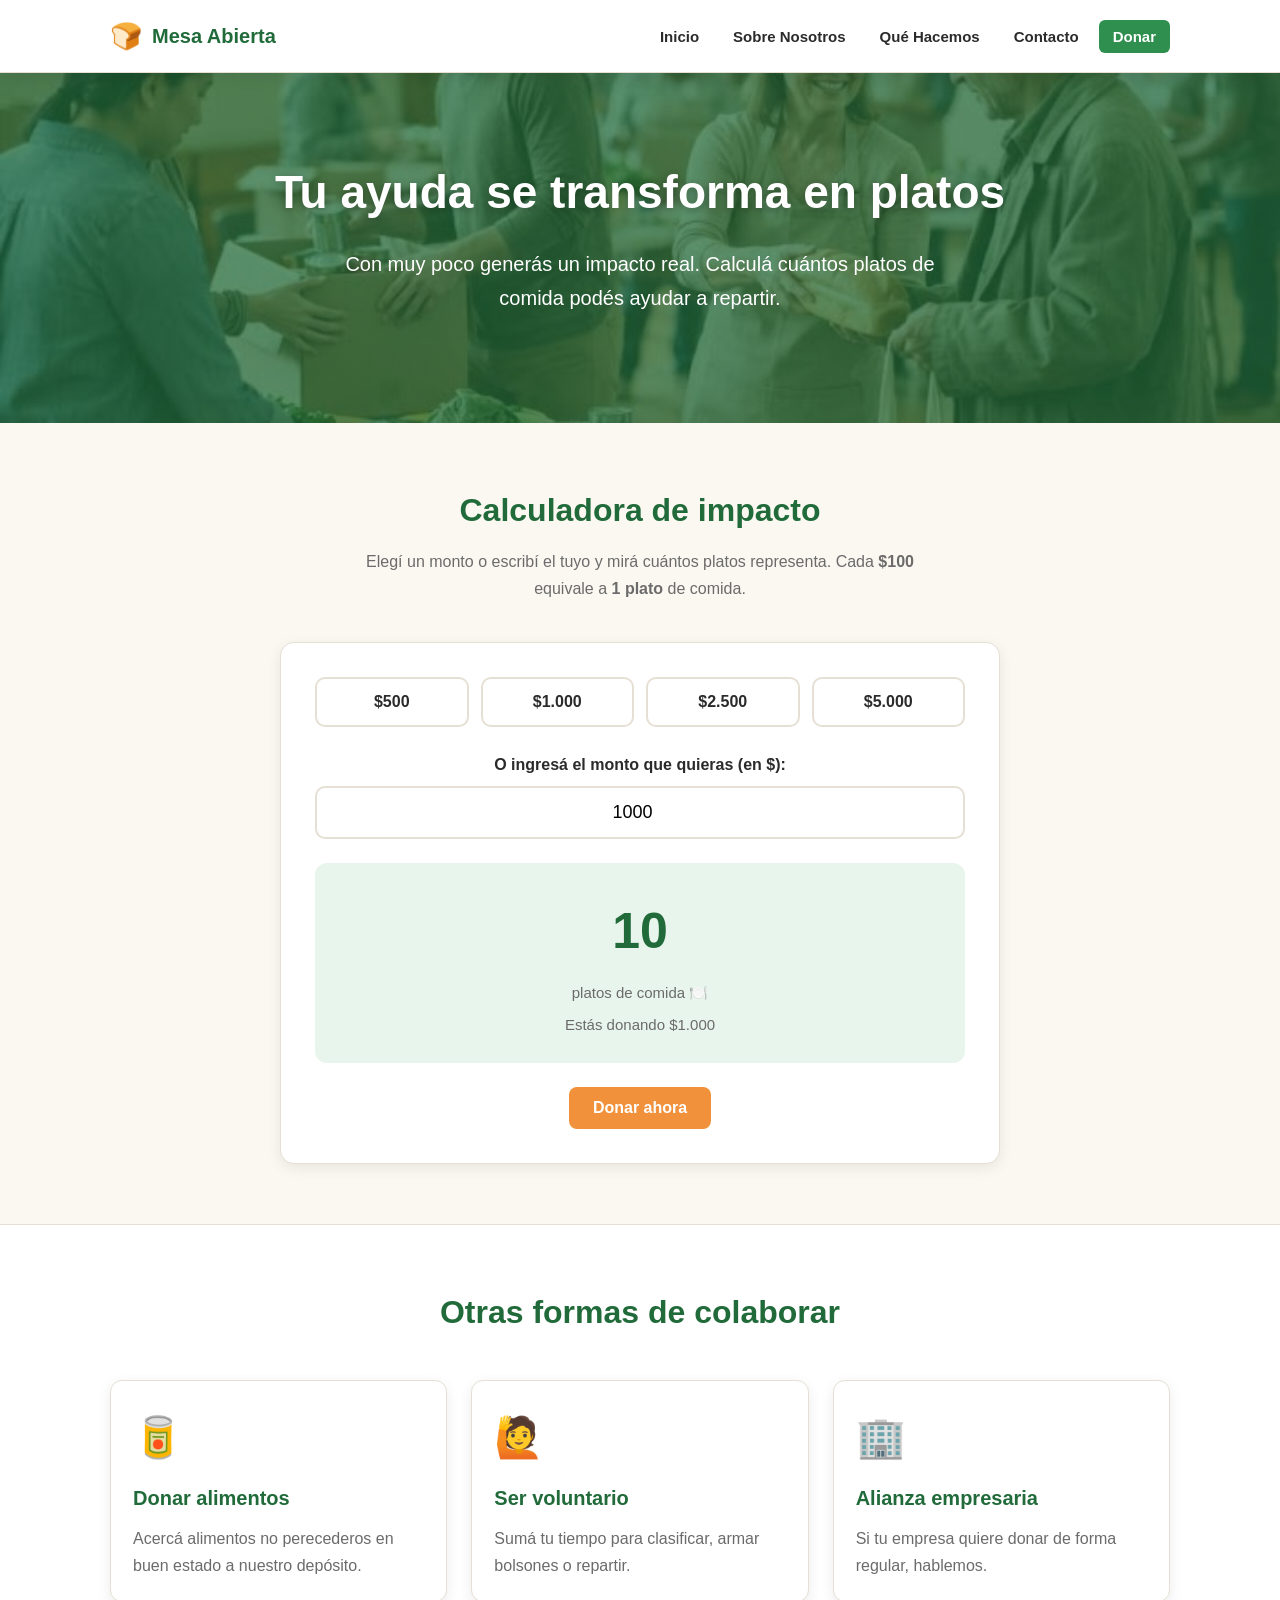
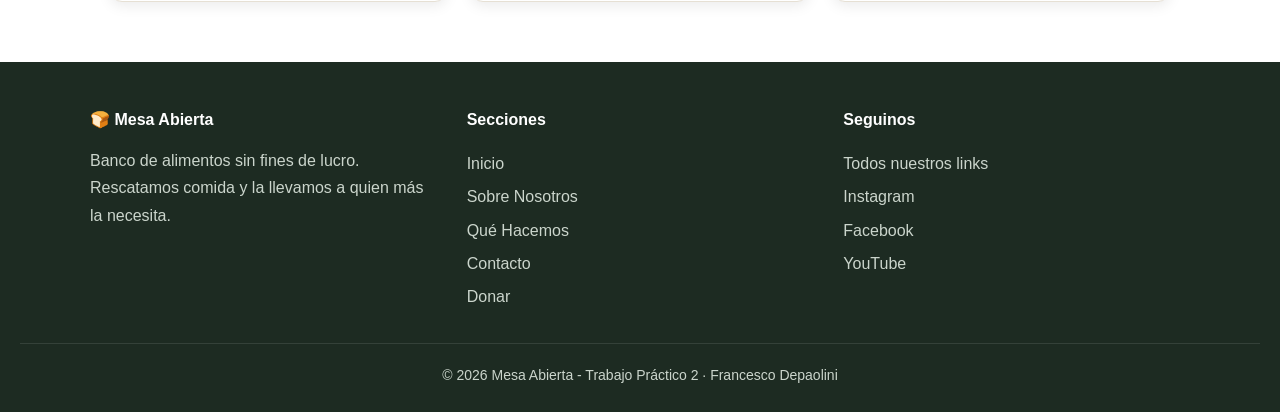
<file: tp2/pages/donar.html>
<!DOCTYPE html>
<html lang="es">
<head>
  <meta charset="UTF-8">
  <meta name="viewport" content="width=device-width, initial-scale=1.0">
  <title>Donar - Mesa Abierta</title>
  <link rel="stylesheet" href="../css/style.css">
</head>
<body>

  <header class="navbar">
    <div class="nav-contenedor">
      <a href="../index.html" class="logo"><span>🍞</span> Mesa Abierta</a>

      <button class="kebab" aria-label="Abrir menu">
        <span></span>
        <span></span>
        <span></span>
      </button>

      <ul class="nav-links">
        <li><a href="../index.html">Inicio</a></li>
        <li><a href="sobre-nosotros.html">Sobre Nosotros</a></li>
        <li><a href="que-hacemos.html">Qué Hacemos</a></li>
        <li><a href="contacto.html">Contacto</a></li>
        <li><a href="donar.html" class="btn-donar activo">Donar</a></li>
      </ul>
    </div>
  </header>

  <section class="hero" style="padding:80px 20px">
    <h1>Tu ayuda se transforma en platos</h1>
    <p>Con muy poco generás un impacto real. Calculá cuántos platos de comida
      podés ayudar a repartir.</p>
  </section>

  <section>
    <div class="contenedor">
      <div class="titulo-seccion">
        <h2>Calculadora de impacto</h2>
        <p>Elegí un monto o escribí el tuyo y mirá cuántos platos representa.
          Cada <strong>$100</strong> equivale a <strong>1 plato</strong> de comida.</p>
      </div>

      <div class="calc">
        <div class="calc-montos">
          <button class="monto-btn" data-monto="500">$500</button>
          <button class="monto-btn" data-monto="1000">$1.000</button>
          <button class="monto-btn" data-monto="2500">$2.500</button>
          <button class="monto-btn" data-monto="5000">$5.000</button>
        </div>

        <div class="calc-input">
          <label for="monto">O ingresá el monto que quieras (en $):</label>
          <input type="number" id="monto" min="0" placeholder="Ej: 3000" value="1000">
        </div>

        <div class="calc-resultado">
          <div class="platos" id="cantidadPlatos">10</div>
          <div class="detalle">platos de comida 🍽️</div>
          <p class="detalle" id="detalleMonto">Estás donando $1.000</p>
        </div>

        <div style="text-align:center;margin-top:24px">
          <button class="btn btn-naranja" id="btnDonar">Donar ahora</button>
        </div>
      </div>
    </div>
  </section>

  <section style="background-color:#fff;border-top:1px solid var(--borde)">
    <div class="contenedor">
      <div class="titulo-seccion">
        <h2>Otras formas de colaborar</h2>
      </div>
      <div class="grid">
        <div class="card">
          <div class="card-cuerpo">
            <div class="card-icono">🥫</div>
            <h3>Donar alimentos</h3>
            <p>Acercá alimentos no perecederos en buen estado a nuestro depósito.</p>
          </div>
        </div>
        <div class="card">
          <div class="card-cuerpo">
            <div class="card-icono">🙋</div>
            <h3>Ser voluntario</h3>
            <p>Sumá tu tiempo para clasificar, armar bolsones o repartir.</p>
          </div>
        </div>
        <div class="card">
          <div class="card-cuerpo">
            <div class="card-icono">🏢</div>
            <h3>Alianza empresaria</h3>
            <p>Si tu empresa quiere donar de forma regular, hablemos.</p>
          </div>
        </div>
      </div>
    </div>
  </section>

  <div class="modal-fondo" id="modal">
    <div class="modal">
      <button class="cerrar" id="cerrarModal">&times;</button>
      <div class="check">❤️</div>
      <h3>¡Gracias por tu donación!</h3>
      <p id="modalTexto">Tu aporte se transforma en platos de comida.</p>
      <button class="btn btn-primario" id="cerrarModal2">Cerrar</button>
    </div>
  </div>

  <footer>
    <div class="footer-grid">
      <div class="footer-col">
        <h4>🍞 Mesa Abierta</h4>
        <p>Banco de alimentos sin fines de lucro. Rescatamos comida y la
          llevamos a quien más la necesita.</p>
      </div>
      <div class="footer-col">
        <h4>Secciones</h4>
        <a href="../index.html">Inicio</a>
        <a href="sobre-nosotros.html">Sobre Nosotros</a>
        <a href="que-hacemos.html">Qué Hacemos</a>
        <a href="contacto.html">Contacto</a>
        <a href="donar.html">Donar</a>
      </div>
      <div class="footer-col">
        <h4>Seguinos</h4>
        <a href="linktree.html">Todos nuestros links</a>
        <a href="#">Instagram</a>
        <a href="#">Facebook</a>
        <a href="#">YouTube</a>
      </div>
    </div>
    <div class="footer-abajo">
      <p>&copy; 2026 Mesa Abierta - Trabajo Práctico 2 · Francesco Depaolini</p>
    </div>
  </footer>

  <script src="../js/main.js"></script>
  <script src="../js/donar.js"></script>
</body>
</html>
</file>
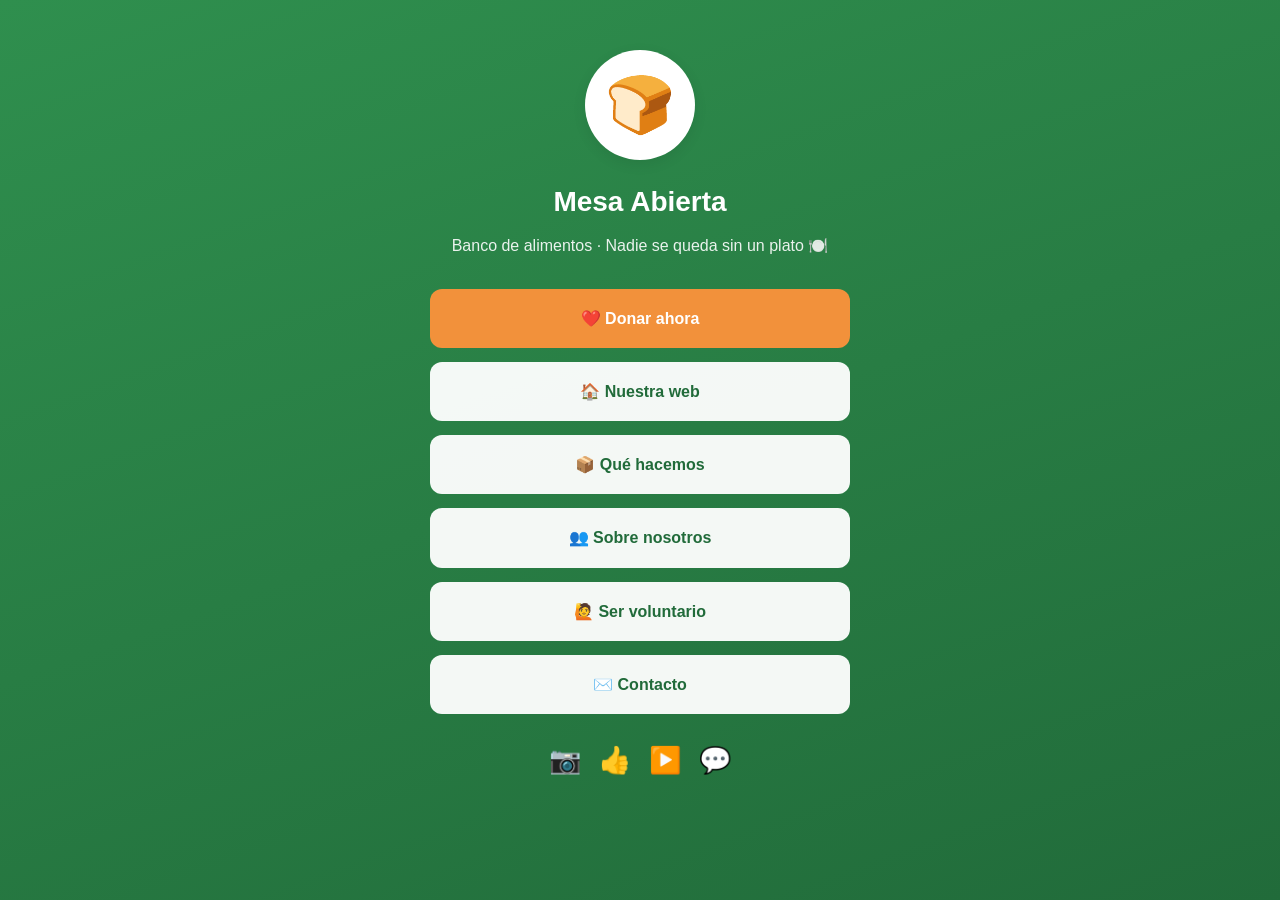
<file: tp2/pages/linktree.html>
<!DOCTYPE html>
<html lang="es">
<head>
  <meta charset="UTF-8">
  <meta name="viewport" content="width=device-width, initial-scale=1.0">
  <title>Links - Mesa Abierta</title>
  <link rel="stylesheet" href="../css/style.css">
</head>
<body>

  <section class="linktree">
    <div class="linktree-caja">

      <div class="linktree-logo">🍞</div>
      <h1>Mesa Abierta</h1>
      <p class="bio">Banco de alimentos · Nadie se queda sin un plato 🍽️</p>

      <a href="donar.html" class="link-item destacado">❤️ Donar ahora</a>
      <a href="../index.html" class="link-item">🏠 Nuestra web</a>
      <a href="que-hacemos.html" class="link-item">📦 Qué hacemos</a>
      <a href="sobre-nosotros.html" class="link-item">👥 Sobre nosotros</a>
      <a href="contacto.html" class="link-item">🙋 Ser voluntario</a>
      <a href="contacto.html" class="link-item">✉️ Contacto</a>

      <div class="linktree-redes">
        <a href="#" title="Instagram">📷</a>
        <a href="#" title="Facebook">👍</a>
        <a href="#" title="YouTube">▶️</a>
        <a href="#" title="WhatsApp">💬</a>
      </div>

    </div>
  </section>

</body>
</html>
</file>
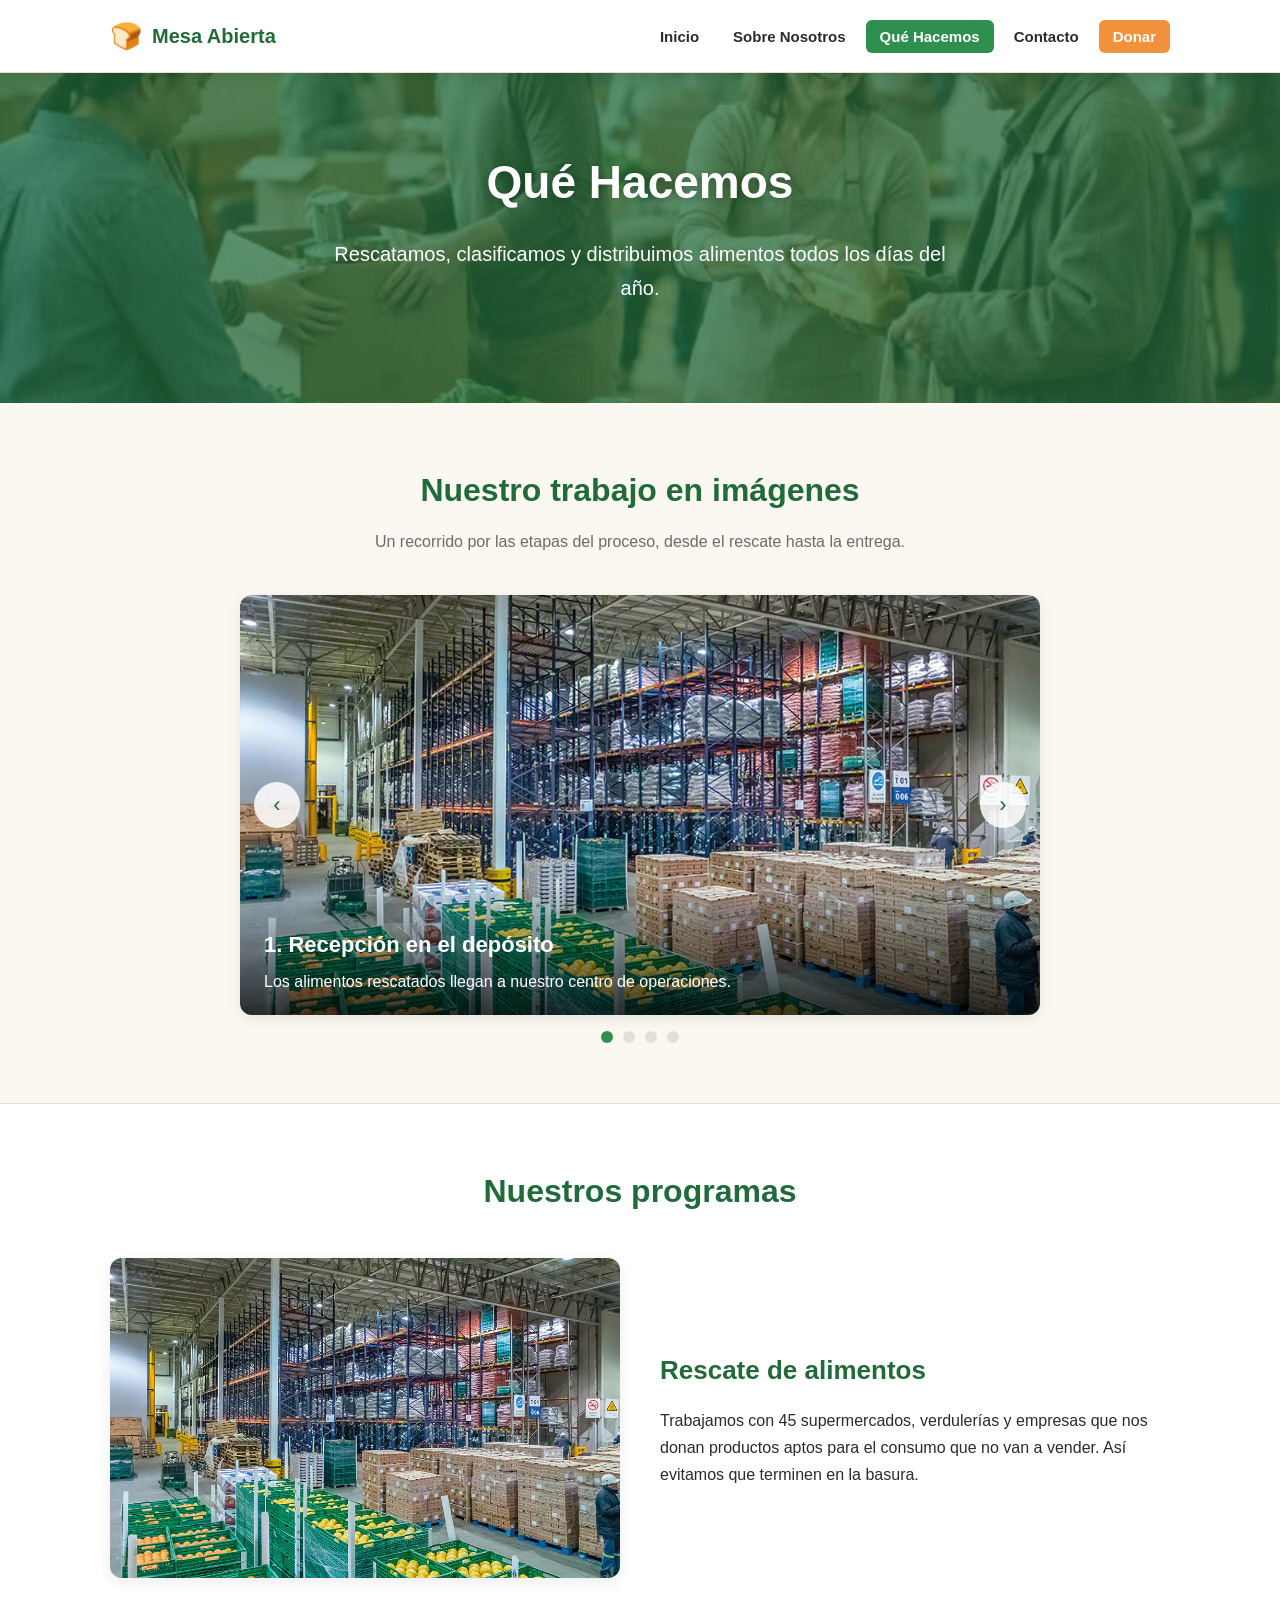
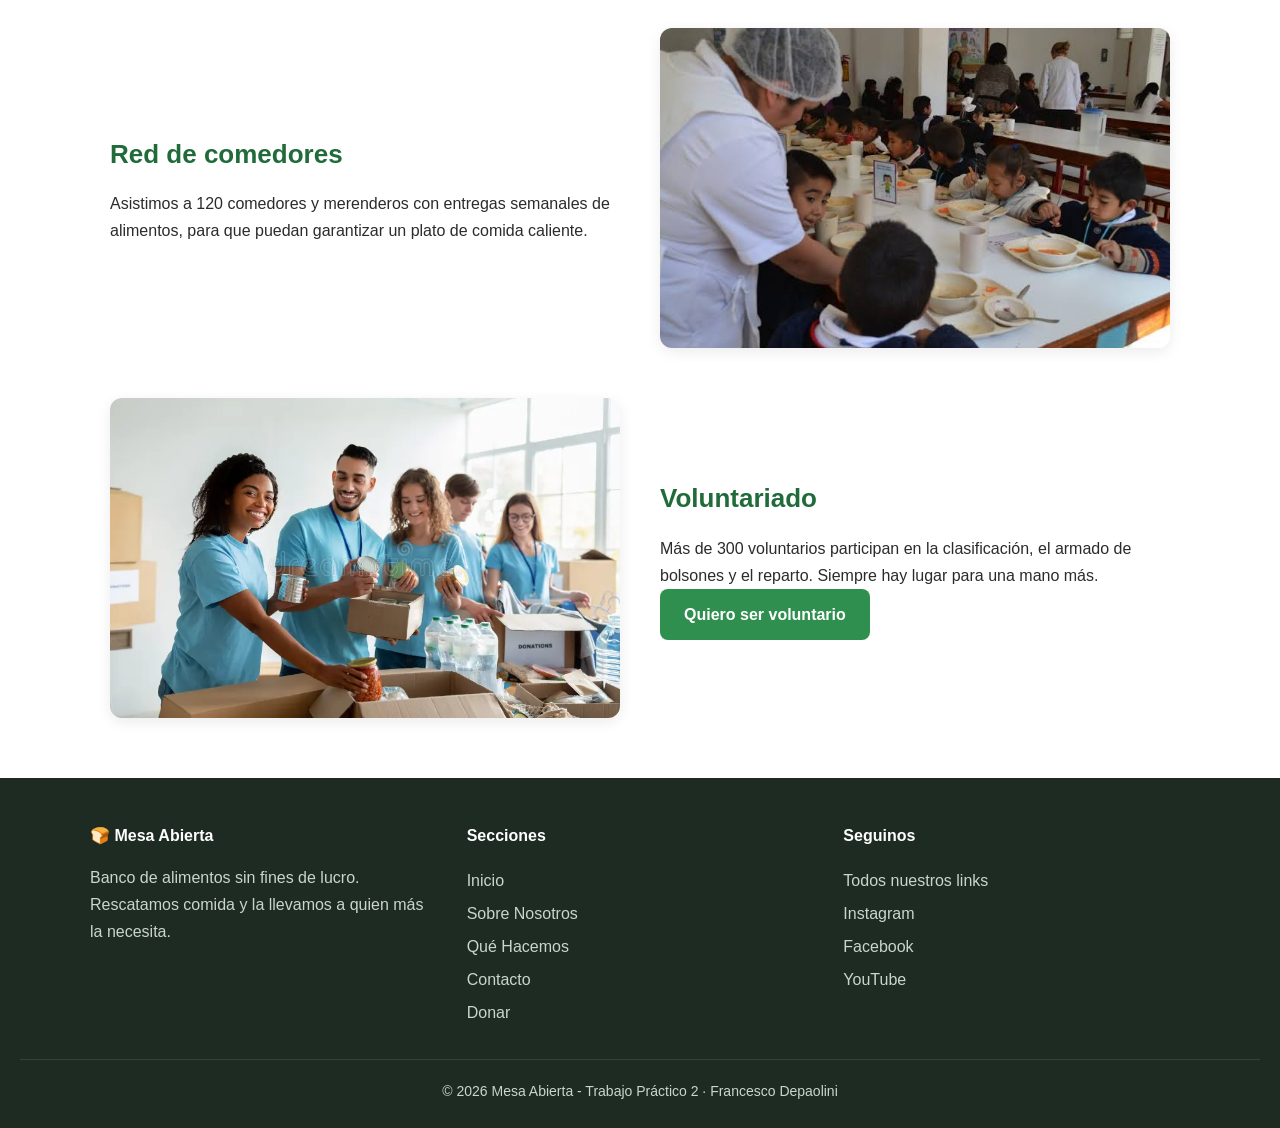
<file: tp2/pages/que-hacemos.html>
<!DOCTYPE html>
<html lang="es">
<head>
  <meta charset="UTF-8">
  <meta name="viewport" content="width=device-width, initial-scale=1.0">
  <title>Qué Hacemos - Mesa Abierta</title>
  <link rel="stylesheet" href="../css/style.css">
</head>
<body>

  <header class="navbar">
    <div class="nav-contenedor">
      <a href="../index.html" class="logo"><span>🍞</span> Mesa Abierta</a>

      <button class="kebab" aria-label="Abrir menu">
        <span></span>
        <span></span>
        <span></span>
      </button>

      <ul class="nav-links">
        <li><a href="../index.html">Inicio</a></li>
        <li><a href="sobre-nosotros.html">Sobre Nosotros</a></li>
        <li><a href="que-hacemos.html" class="activo">Qué Hacemos</a></li>
        <li><a href="contacto.html">Contacto</a></li>
        <li><a href="donar.html" class="btn-donar">Donar</a></li>
      </ul>
    </div>
  </header>

  <section class="hero" style="padding:70px 20px">
    <h1>Qué Hacemos</h1>
    <p>Rescatamos, clasificamos y distribuimos alimentos todos los días del año.</p>
  </section>

  <section>
    <div class="contenedor">
      <div class="titulo-seccion">
        <h2>Nuestro trabajo en imágenes</h2>
        <p>Un recorrido por las etapas del proceso, desde el rescate hasta la entrega.</p>
      </div>

      <div class="carrousel">
        <div class="carrousel-pista" id="pista">

          <div class="slide">
            <img src="../img/deposito.avif" alt="Depósito con alimentos ordenados">
            <div class="caption">
              <h3>1. Recepción en el depósito</h3>
              <p>Los alimentos rescatados llegan a nuestro centro de operaciones.</p>
            </div>
          </div>

          <div class="slide">
            <img src="../img/clasificacion-comida.webp" alt="Voluntarios clasificando alimentos">
            <div class="caption">
              <h3>2. Clasificación</h3>
              <p>Los voluntarios revisan y separan los alimentos por tipo.</p>
            </div>
          </div>

          <div class="slide">
            <img src="../img/canasta.avif" alt="Canasta con frutas y verduras frescas">
            <div class="caption">
              <h3>3. Armado de bolsones</h3>
              <p>Preparamos canastas equilibradas con frutas, verduras y secos.</p>
            </div>
          </div>

          <div class="slide">
            <img src="../img/familia-comida.webp" alt="Familia recibiendo alimentos">
            <div class="caption">
              <h3>4. Entrega</h3>
              <p>Los bolsones llegan a comedores y familias de distintos barrios.</p>
            </div>
          </div>

        </div>

        <button class="carrousel-btn prev" id="btnPrev">‹</button>
        <button class="carrousel-btn next" id="btnNext">›</button>
      </div>

      <div class="carrousel-puntos" id="puntos"></div>
    </div>
  </section>

  <section style="background-color:#fff;border-top:1px solid var(--borde)">
    <div class="contenedor">
      <div class="titulo-seccion">
        <h2>Nuestros programas</h2>
      </div>

      <div class="fila">
        <div class="mitad">
          <img src="../img/deposito.avif" alt="Depósito de alimentos">
        </div>
        <div class="mitad">
          <h3>Rescate de alimentos</h3>
          <p>Trabajamos con 45 supermercados, verdulerías y empresas que nos
            donan productos aptos para el consumo que no van a vender. Así
            evitamos que terminen en la basura.</p>
        </div>
      </div>

      <div class="fila invertida">
        <div class="mitad">
          <img src="../img/comedor-niños.jpg" alt="Comedor comunitario">
        </div>
        <div class="mitad">
          <h3>Red de comedores</h3>
          <p>Asistimos a 120 comedores y merenderos con entregas semanales de
            alimentos, para que puedan garantizar un plato de comida caliente.</p>
        </div>
      </div>

      <div class="fila">
        <div class="mitad">
          <img src="../img/clasificacion-comida.webp" alt="Voluntarios trabajando">
        </div>
        <div class="mitad">
          <h3>Voluntariado</h3>
          <p>Más de 300 voluntarios participan en la clasificación, el armado de
            bolsones y el reparto. Siempre hay lugar para una mano más.</p>
          <a href="contacto.html" class="btn btn-primario">Quiero ser voluntario</a>
        </div>
      </div>
    </div>
  </section>

  <footer>
    <div class="footer-grid">
      <div class="footer-col">
        <h4>🍞 Mesa Abierta</h4>
        <p>Banco de alimentos sin fines de lucro. Rescatamos comida y la
          llevamos a quien más la necesita.</p>
      </div>
      <div class="footer-col">
        <h4>Secciones</h4>
        <a href="../index.html">Inicio</a>
        <a href="sobre-nosotros.html">Sobre Nosotros</a>
        <a href="que-hacemos.html">Qué Hacemos</a>
        <a href="contacto.html">Contacto</a>
        <a href="donar.html">Donar</a>
      </div>
      <div class="footer-col">
        <h4>Seguinos</h4>
        <a href="linktree.html">Todos nuestros links</a>
        <a href="#">Instagram</a>
        <a href="#">Facebook</a>
        <a href="#">YouTube</a>
      </div>
    </div>
    <div class="footer-abajo">
      <p>&copy; 2026 Mesa Abierta - Trabajo Práctico 2 · Francesco Depaolini</p>
    </div>
  </footer>

  <script src="../js/main.js"></script>
  <script src="../js/que-hacemos.js"></script>
</body>
</html>
</file>
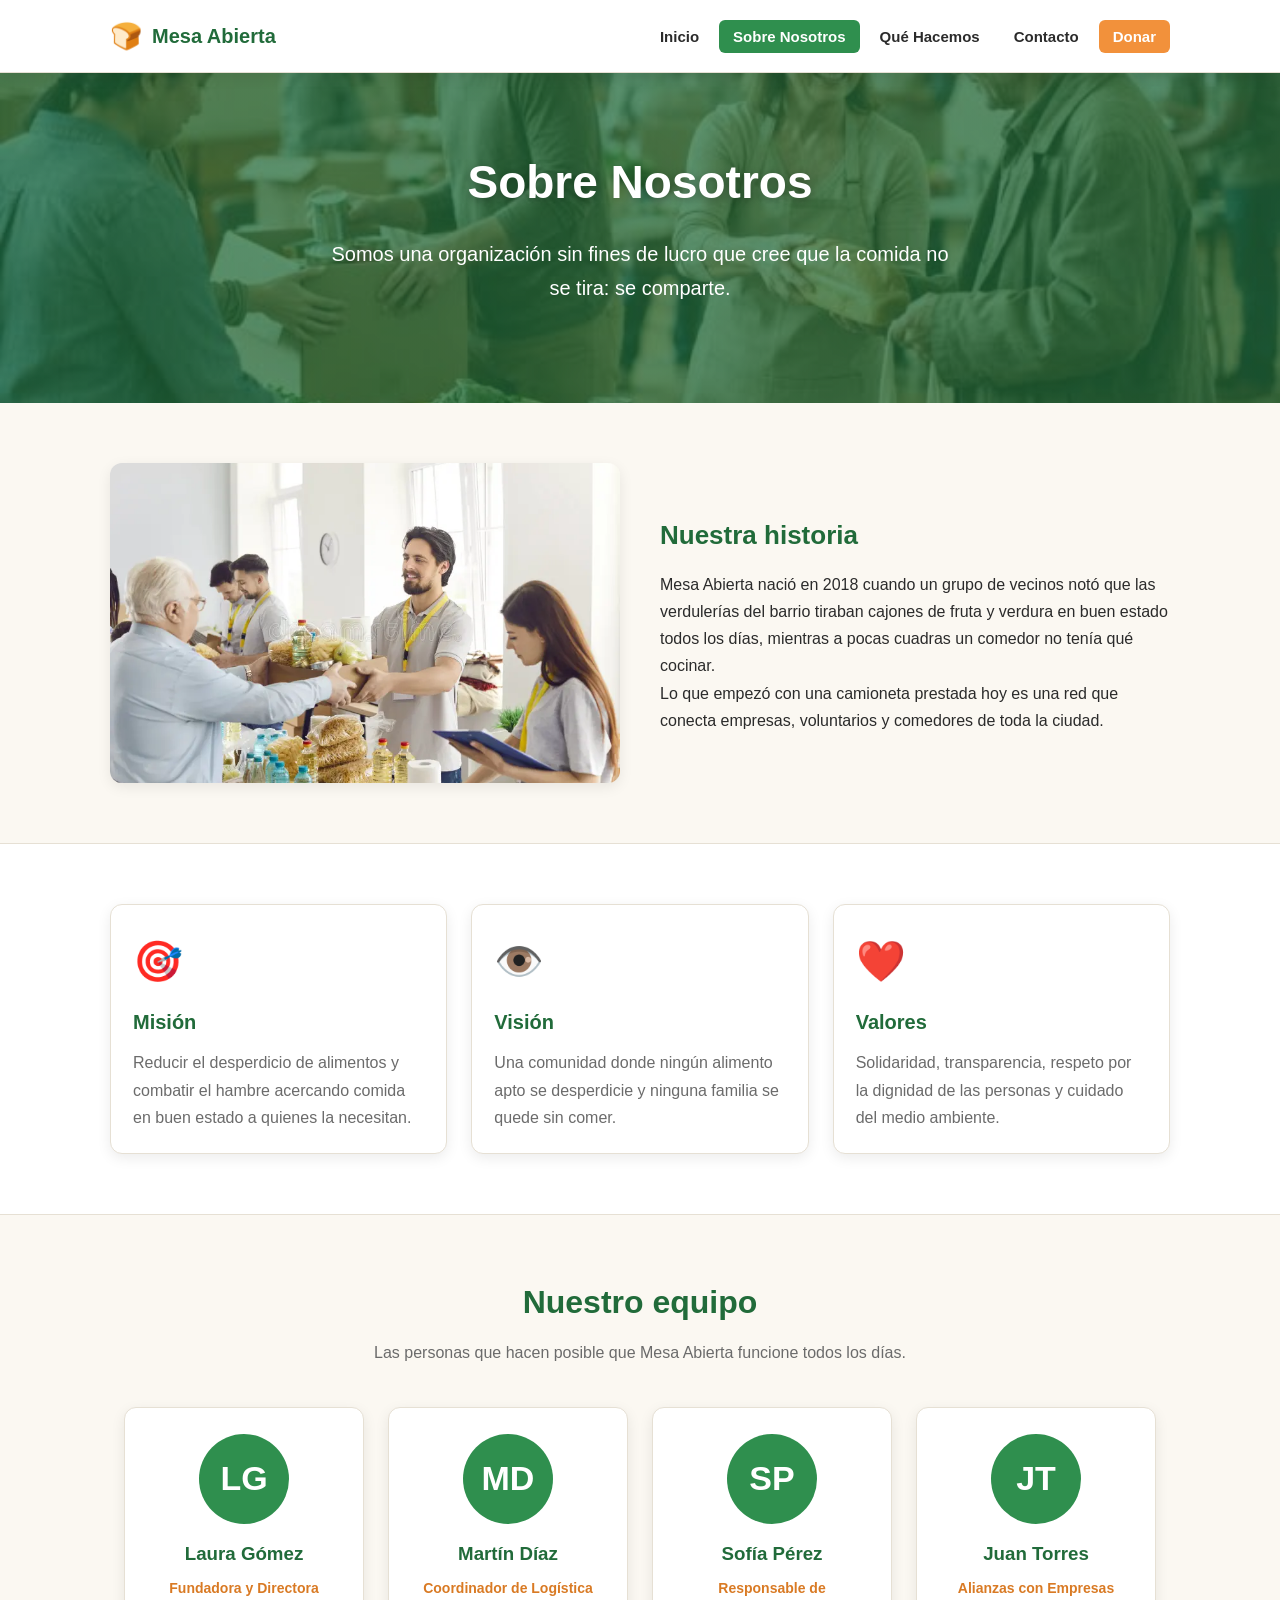
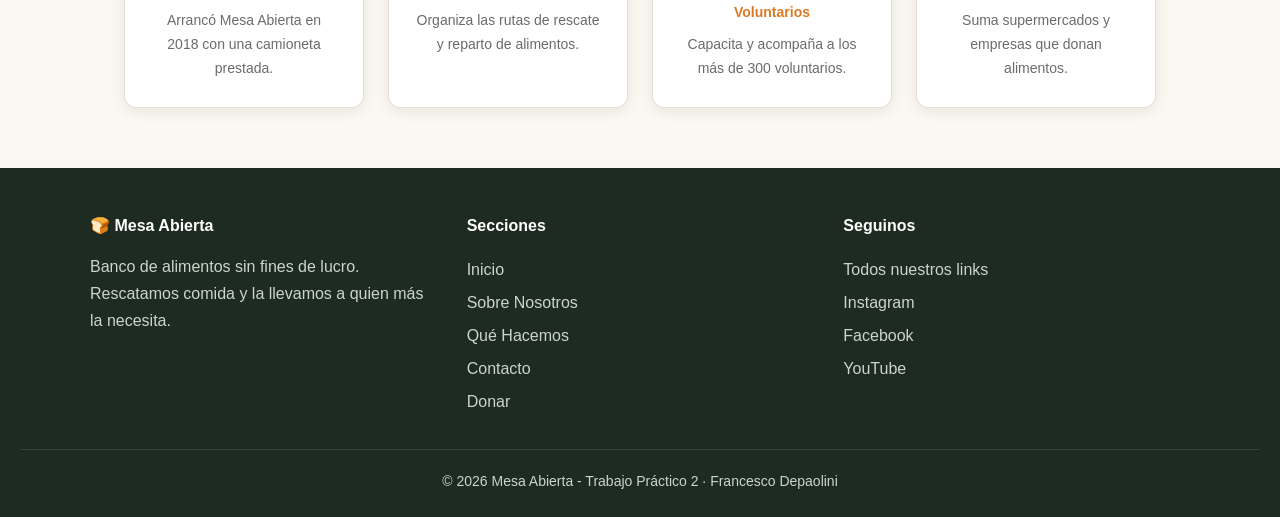
<file: tp2/pages/sobre-nosotros.html>
<!DOCTYPE html>
<html lang="es">
<head>
  <meta charset="UTF-8">
  <meta name="viewport" content="width=device-width, initial-scale=1.0">
  <title>Sobre Nosotros - Mesa Abierta</title>
  <link rel="stylesheet" href="../css/style.css">
</head>
<body>

  <header class="navbar">
    <div class="nav-contenedor">
      <a href="../index.html" class="logo"><span>🍞</span> Mesa Abierta</a>

      <button class="kebab" aria-label="Abrir menu">
        <span></span>
        <span></span>
        <span></span>
      </button>

      <ul class="nav-links">
        <li><a href="../index.html">Inicio</a></li>
        <li><a href="sobre-nosotros.html" class="activo">Sobre Nosotros</a></li>
        <li><a href="que-hacemos.html">Qué Hacemos</a></li>
        <li><a href="contacto.html">Contacto</a></li>
        <li><a href="donar.html" class="btn-donar">Donar</a></li>
      </ul>
    </div>
  </header>

  <section class="hero" style="padding:70px 20px">
    <h1>Sobre Nosotros</h1>
    <p>Somos una organización sin fines de lucro que cree que la comida no se
      tira: se comparte.</p>
  </section>

  <section>
    <div class="contenedor">
      <div class="fila">
        <div class="mitad">
          <img src="../img/familia-comida.webp" alt="Familia recibiendo una bolsa de comida">
        </div>
        <div class="mitad">
          <h3>Nuestra historia</h3>
          <p>Mesa Abierta nació en 2018 cuando un grupo de vecinos notó que las
            verdulerías del barrio tiraban cajones de fruta y verdura en buen
            estado todos los días, mientras a pocas cuadras un comedor no tenía
            qué cocinar.</p>
          <p>Lo que empezó con una camioneta prestada hoy es una red que
            conecta empresas, voluntarios y comedores de toda la ciudad.</p>
        </div>
      </div>
    </div>
  </section>

  <section style="background-color:#fff;border-top:1px solid var(--borde);border-bottom:1px solid var(--borde)">
    <div class="contenedor">
      <div class="grid">
        <div class="card">
          <div class="card-cuerpo">
            <div class="card-icono">🎯</div>
            <h3>Misión</h3>
            <p>Reducir el desperdicio de alimentos y combatir el hambre
              acercando comida en buen estado a quienes la necesitan.</p>
          </div>
        </div>
        <div class="card">
          <div class="card-cuerpo">
            <div class="card-icono">👁️</div>
            <h3>Visión</h3>
            <p>Una comunidad donde ningún alimento apto se desperdicie y ninguna
              familia se quede sin comer.</p>
          </div>
        </div>
        <div class="card">
          <div class="card-cuerpo">
            <div class="card-icono">❤️</div>
            <h3>Valores</h3>
            <p>Solidaridad, transparencia, respeto por la dignidad de las
              personas y cuidado del medio ambiente.</p>
          </div>
        </div>
      </div>
    </div>
  </section>

  <section>
    <div class="contenedor">
      <div class="titulo-seccion">
        <h2>Nuestro equipo</h2>
        <p>Las personas que hacen posible que Mesa Abierta funcione todos los días.</p>
      </div>

      <div class="equipo-grid" id="equipo"></div>
    </div>
  </section>

  <footer>
    <div class="footer-grid">
      <div class="footer-col">
        <h4>🍞 Mesa Abierta</h4>
        <p>Banco de alimentos sin fines de lucro. Rescatamos comida y la
          llevamos a quien más la necesita.</p>
      </div>
      <div class="footer-col">
        <h4>Secciones</h4>
        <a href="../index.html">Inicio</a>
        <a href="sobre-nosotros.html">Sobre Nosotros</a>
        <a href="que-hacemos.html">Qué Hacemos</a>
        <a href="contacto.html">Contacto</a>
        <a href="donar.html">Donar</a>
      </div>
      <div class="footer-col">
        <h4>Seguinos</h4>
        <a href="linktree.html">Todos nuestros links</a>
        <a href="#">Instagram</a>
        <a href="#">Facebook</a>
        <a href="#">YouTube</a>
      </div>
    </div>
    <div class="footer-abajo">
      <p>&copy; 2026 Mesa Abierta - Trabajo Práctico 2 · Francesco Depaolini</p>
    </div>
  </footer>

  <script src="../js/main.js"></script>
  <script src="../js/sobre-nosotros.js"></script>
</body>
</html>
</file>
<file: tp1/css/style.css>
:root {
  --fondo: #121212;
  --panel: #1e1e1e;
  --panel-borde: #333;
  --texto: #eaeaea;
  --texto-suave: #b0b0b0;
  --acento: #f0c419;
  --acento-oscuro: #c99e0a;
}

* {
  box-sizing: border-box;
  margin: 0;
  padding: 0;
}

body {
  font-family: "Segoe UI", Arial, Helvetica, sans-serif;
  background-color: var(--fondo);
  color: var(--texto);
  line-height: 1.7;
}

header {
  background-color: #000;
  color: #fff;
  padding: 40px 20px;
  text-align: center;
  border-bottom: 3px solid var(--acento);
}

header h1 {
  font-size: 34px;
  letter-spacing: 1px;
  text-transform: uppercase;
  margin-bottom: 8px;
}

header p {
  color: var(--texto-suave);
  font-size: 16px;
}

nav {
  background-color: #000;
  text-align: center;
  padding: 0;
  display: flex;
  flex-wrap: wrap;
  justify-content: center;
  border-bottom: 1px solid var(--panel-borde);
}

nav a {
  color: var(--texto);
  text-decoration: none;
  padding: 14px 20px;
  font-weight: bold;
  text-transform: uppercase;
  font-size: 14px;
  letter-spacing: 0.5px;
}

nav a:hover {
  color: #000;
  background-color: var(--acento);
}

main {
  max-width: 900px;
  margin: 40px auto;
  padding: 0 20px;
}

section {
  background-color: var(--panel);
  border: 1px solid var(--panel-borde);
  border-radius: 8px;
  padding: 28px;
  margin-bottom: 24px;
}

h2 {
  font-size: 24px;
  margin-bottom: 18px;
  border-left: 4px solid var(--acento);
  padding-left: 12px;
}

h3 {
  font-size: 18px;
  margin-bottom: 10px;
  color: var(--acento);
}

p {
  margin-bottom: 14px;
  color: var(--texto);
}

a {
  color: var(--acento);
}

ul {
  list-style: none;
  margin-bottom: 14px;
}

ul li {
  padding: 8px 0;
  border-bottom: 1px solid var(--panel-borde);
}

ul li:last-child {
  border-bottom: none;
}

footer {
  background-color: #000;
  color: var(--texto-suave);
  text-align: center;
  padding: 24px 15px;
  font-size: 14px;
  border-top: 3px solid var(--acento);
}

.pregunta {
  background-color: #181818;
  border: 1px solid var(--panel-borde);
  border-radius: 6px;
  padding: 20px;
  margin-bottom: 18px;
}

.pregunta > p {
  font-weight: bold;
  font-size: 17px;
  margin-bottom: 14px;
}

.opciones button {
  display: block;
  width: 100%;
  text-align: left;
  background-color: #2a2a2a;
  color: var(--texto);
  border: 1px solid var(--panel-borde);
  border-radius: 4px;
  padding: 12px 14px;
  margin: 8px 0;
  cursor: pointer;
  font-size: 15px;
}

.opciones button:hover {
  background-color: #3a3a3a;
  border-color: var(--acento);
}

.opciones button:disabled {
  cursor: default;
  opacity: 0.7;
}

.resultado {
  font-weight: bold;
  margin-top: 10px;
  margin-bottom: 0;
}

.correcto {
  color: #4caf50;
}

.incorrecto {
  color: #e74c3c;
}

#puntaje {
  font-size: 20px;
  font-weight: bold;
  text-align: center;
  margin-top: 20px;
  padding: 14px;
  background-color: #000;
  border: 1px solid var(--acento);
  border-radius: 6px;
  color: var(--acento);
}

.tierlist {
  width: 100%;
  border-collapse: collapse;
  background-color: #000;
  border: 2px solid #000;
}

.tierlist th {
  width: 90px;
  min-width: 90px;
  height: 90px;
  font-size: 34px;
  font-weight: bold;
  color: #000;
  text-shadow: 0 1px 1px rgba(255, 255, 255, 0.35);
  text-align: center;
  vertical-align: middle;
  border: 2px solid #000;
}

.tierlist td {
  padding: 0;
  background-color: #1a1a1a;
  border: 2px solid #000;
  vertical-align: middle;
  font-size: 0;
  line-height: 0;
}

.banda {
  display: inline-flex;
  align-items: center;
  justify-content: center;
  text-align: center;
  min-width: 90px;
  height: 86px;
  background-color: #2a2a2a;
  border: 1px solid #000;
  padding: 6px 10px;
  font-size: 14px;
  font-weight: bold;
  color: var(--texto);
  vertical-align: middle;
}

.tier-s th { background-color: #ff7f7f; }
.tier-a th { background-color: #ffbf7f; }
.tier-b th { background-color: #ffdf7f; }
.tier-c th { background-color: #ffff7f; }
.tier-d th { background-color: #bfff7f; }

.cancion {
  margin-bottom: 26px;
}

.cancion:last-child {
  margin-bottom: 0;
}

.video-espacio {
  background-color: #181818;
  border: 2px dashed #555;
  border-radius: 6px;
  padding: 50px 20px;
  text-align: center;
  color: var(--texto-suave);
  font-size: 14px;
}

.video-espacio iframe {
  max-width: 100%;
}

@media (max-width: 600px) {
  header h1 {
    font-size: 26px;
  }

  nav a {
    padding: 12px 14px;
  }

  section {
    padding: 20px;
  }
}
</file>
<file: tp2/css/style.css>
:root {
  --verde: #2f8f4e;
  --verde-oscuro: #216b3a;
  --verde-claro: #e8f5ec;
  --naranja: #f2913b;
  --naranja-oscuro: #d97a24;
  --crema: #fbf8f2;
  --panel: #ffffff;
  --borde: #e6e0d4;
  --texto: #2b2b2b;
  --texto-suave: #6b6b6b;
  --sombra: 0 4px 14px rgba(0, 0, 0, 0.08);
}

* {
  box-sizing: border-box;
  margin: 0;
  padding: 0;
}

body {
  font-family: "Segoe UI", Arial, Helvetica, sans-serif;
  background-color: var(--crema);
  color: var(--texto);
  line-height: 1.7;
}

img {
  max-width: 100%;
  display: block;
}

a {
  color: var(--verde);
}

.navbar {
  background-color: var(--panel);
  border-bottom: 1px solid var(--borde);
  position: sticky;
  top: 0;
  z-index: 50;
  box-shadow: var(--sombra);
}

.nav-contenedor {
  max-width: 1100px;
  margin: 0 auto;
  padding: 14px 20px;
  display: flex;
  align-items: center;
  justify-content: space-between;
}

.logo {
  display: flex;
  align-items: center;
  gap: 10px;
  font-weight: bold;
  font-size: 20px;
  color: var(--verde-oscuro);
  text-decoration: none;
}

.logo span {
  font-size: 26px;
}

.nav-links {
  display: flex;
  align-items: center;
  gap: 6px;
  list-style: none;
}

.nav-links a {
  color: var(--texto);
  text-decoration: none;
  padding: 8px 14px;
  border-radius: 6px;
  font-weight: 600;
  font-size: 15px;
}

.nav-links a:hover {
  background-color: var(--verde-claro);
  color: var(--verde-oscuro);
}

.nav-links a.activo {
  background-color: var(--verde);
  color: #fff;
}

.nav-links .btn-donar {
  background-color: var(--naranja);
  color: #fff;
}

.nav-links .btn-donar:hover {
  background-color: var(--naranja-oscuro);
  color: #fff;
}

.kebab {
  display: none;
  flex-direction: column;
  gap: 5px;
  background: none;
  border: none;
  cursor: pointer;
  padding: 6px;
}

.kebab span {
  width: 26px;
  height: 3px;
  background-color: var(--verde-oscuro);
  border-radius: 2px;
  transition: 0.3s;
}

.btn {
  display: inline-block;
  padding: 12px 24px;
  border-radius: 8px;
  font-weight: bold;
  text-decoration: none;
  border: none;
  cursor: pointer;
  font-size: 16px;
  transition: 0.2s;
}

.btn-primario {
  background-color: var(--verde);
  color: #fff;
}

.btn-primario:hover {
  background-color: var(--verde-oscuro);
}

.btn-naranja {
  background-color: var(--naranja);
  color: #fff;
}

.btn-naranja:hover {
  background-color: var(--naranja-oscuro);
}

.btn-borde {
  background-color: transparent;
  border: 2px solid var(--verde);
  color: var(--verde-oscuro);
}

.btn-borde:hover {
  background-color: var(--verde);
  color: #fff;
}

.contenedor {
  max-width: 1100px;
  margin: 0 auto;
  padding: 0 20px;
}

section {
  padding: 60px 0;
}

.titulo-seccion {
  text-align: center;
  margin-bottom: 40px;
}

.titulo-seccion h2 {
  font-size: 32px;
  color: var(--verde-oscuro);
  margin-bottom: 10px;
}

.titulo-seccion p {
  color: var(--texto-suave);
  max-width: 600px;
  margin: 0 auto;
}

.hero {
  position: relative;
  color: #fff;
  text-align: center;
  padding: 100px 20px;
    background: linear-gradient(rgba(33, 107, 58, 0.72), rgba(33, 107, 58, 0.72)),
    url("../img/images.jpg") center/cover no-repeat;
}

.hero h1 {
  font-size: 46px;
  margin-bottom: 16px;
  text-shadow: 0 2px 8px rgba(0, 0, 0, 0.3);
}

.hero p {
  font-size: 20px;
  max-width: 640px;
  margin: 0 auto 28px;
}

.hero-botones {
  display: flex;
  gap: 16px;
  justify-content: center;
  flex-wrap: wrap;
}

.stats {
  background-color: var(--verde-oscuro);
  color: #fff;
}

.stats .contenedor {
  display: flex;
  flex-wrap: wrap;
  justify-content: space-around;
  gap: 20px;
  text-align: center;
}

.stat {
  flex: 1;
  min-width: 160px;
}

.stat .numero {
  font-size: 42px;
  font-weight: bold;
  color: var(--naranja);
}

.stat .texto {
  font-size: 16px;
  opacity: 0.9;
}

.grid {
  display: flex;
  flex-wrap: wrap;
  gap: 24px;
  justify-content: center;
}

.card {
  background-color: var(--panel);
  border: 1px solid var(--borde);
  border-radius: 12px;
  overflow: hidden;
  box-shadow: var(--sombra);
  flex: 1;
  min-width: 280px;
  max-width: 340px;
}

.card img {
  width: 100%;
  height: 200px;
  object-fit: cover;
}

.card-cuerpo {
  padding: 22px;
}

.card-cuerpo h3 {
  color: var(--verde-oscuro);
  font-size: 20px;
  margin-bottom: 10px;
}

.card-cuerpo p {
  color: var(--texto-suave);
}

.card-icono {
  font-size: 40px;
  margin-bottom: 10px;
}

.fila {
  display: flex;
  align-items: center;
  gap: 40px;
  flex-wrap: wrap;
  margin-bottom: 50px;
}

.fila:last-child {
  margin-bottom: 0;
}

.fila .mitad {
  flex: 1;
  min-width: 300px;
}

.fila img {
  width: 100%;
  height: 320px;
  object-fit: cover;
  border-radius: 12px;
  box-shadow: var(--sombra);
}

.fila h3 {
  font-size: 26px;
  color: var(--verde-oscuro);
  margin-bottom: 14px;
}

.fila.invertida {
  flex-direction: row-reverse;
}

.equipo-grid {
  display: flex;
  flex-wrap: wrap;
  gap: 24px;
  justify-content: center;
}

.miembro {
  background-color: var(--panel);
  border: 1px solid var(--borde);
  border-radius: 12px;
  padding: 26px;
  text-align: center;
  width: 240px;
  box-shadow: var(--sombra);
}

.miembro .avatar {
  width: 90px;
  height: 90px;
  border-radius: 50%;
  background-color: var(--verde);
  color: #fff;
  font-size: 34px;
  font-weight: bold;
  display: flex;
  align-items: center;
  justify-content: center;
  margin: 0 auto 14px;
}

.miembro h3 {
  color: var(--verde-oscuro);
  margin-bottom: 4px;
}

.miembro .rol {
  color: var(--naranja-oscuro);
  font-weight: 600;
  font-size: 14px;
}

.miembro p {
  color: var(--texto-suave);
  font-size: 14px;
  margin-top: 8px;
}

.carrousel {
  max-width: 800px;
  margin: 0 auto;
  position: relative;
  border-radius: 12px;
  overflow: hidden;
  box-shadow: var(--sombra);
}

.carrousel-pista {
  display: flex;
  transition: transform 0.5s ease;
}

.slide {
  min-width: 100%;
  position: relative;
}

.slide img {
  width: 100%;
  height: 420px;
  object-fit: cover;
}

.slide .caption {
  position: absolute;
  bottom: 0;
  left: 0;
  right: 0;
  background: linear-gradient(transparent, rgba(0, 0, 0, 0.75));
  color: #fff;
  padding: 40px 24px 20px;
}

.slide .caption h3 {
  font-size: 22px;
  margin-bottom: 4px;
}

.carrousel-btn {
  position: absolute;
  top: 50%;
  transform: translateY(-50%);
  background-color: rgba(255, 255, 255, 0.85);
  border: none;
  width: 46px;
  height: 46px;
  border-radius: 50%;
  font-size: 22px;
  cursor: pointer;
  color: var(--verde-oscuro);
}

.carrousel-btn:hover {
  background-color: #fff;
}

.carrousel-btn.prev {
  left: 14px;
}

.carrousel-btn.next {
  right: 14px;
}

.carrousel-puntos {
  display: flex;
  justify-content: center;
  gap: 10px;
  margin-top: 16px;
}

.punto {
  width: 12px;
  height: 12px;
  border-radius: 50%;
  background-color: var(--borde);
  border: none;
  cursor: pointer;
}

.punto.activo {
  background-color: var(--verde);
}

.form-caja {
  max-width: 640px;
  margin: 0 auto;
  background-color: var(--panel);
  border: 1px solid var(--borde);
  border-radius: 12px;
  padding: 34px;
  box-shadow: var(--sombra);
}

.form-grupo {
  margin-bottom: 20px;
}

.form-grupo label {
  display: block;
  font-weight: 600;
  margin-bottom: 6px;
}

.form-grupo input,
.form-grupo select,
.form-grupo textarea {
  width: 100%;
  padding: 12px;
  border: 1px solid var(--borde);
  border-radius: 8px;
  font-size: 15px;
  font-family: inherit;
  background-color: #fff;
}

.form-grupo input:focus,
.form-grupo select:focus,
.form-grupo textarea:focus {
  outline: none;
  border-color: var(--verde);
}

.form-grupo textarea {
  resize: vertical;
  min-height: 120px;
}

.error-msg {
  color: #d32f2f;
  font-size: 13px;
  margin-top: 4px;
  display: none;
}

.form-grupo.invalido input,
.form-grupo.invalido select,
.form-grupo.invalido textarea {
  border-color: #d32f2f;
}

.form-grupo.invalido .error-msg {
  display: block;
}

.contacto-datos {
  display: flex;
  flex-wrap: wrap;
  gap: 20px;
  justify-content: center;
  margin-top: 40px;
}

.dato {
  text-align: center;
  padding: 20px;
  min-width: 200px;
}

.dato .icono {
  font-size: 34px;
  margin-bottom: 8px;
}

.modal-fondo {
  display: none;
  position: fixed;
  inset: 0;
  background-color: rgba(0, 0, 0, 0.6);
  z-index: 100;
  justify-content: center;
  align-items: center;
  padding: 20px;
}

.modal-fondo.abierto {
  display: flex;
}

.modal {
  background-color: #fff;
  border-radius: 14px;
  max-width: 440px;
  width: 100%;
  padding: 40px 30px;
  text-align: center;
  position: relative;
  animation: aparecer 0.3s ease;
}

@keyframes aparecer {
  from {
    transform: translateY(-20px);
    opacity: 0;
  }
  to {
    transform: translateY(0);
    opacity: 1;
  }
}

.modal .cerrar {
  position: absolute;
  top: 12px;
  right: 16px;
  background: none;
  border: none;
  font-size: 26px;
  cursor: pointer;
  color: var(--texto-suave);
}

.modal .check {
  font-size: 60px;
  margin-bottom: 10px;
}

.modal h3 {
  color: var(--verde-oscuro);
  font-size: 24px;
  margin-bottom: 10px;
}

.modal p {
  color: var(--texto-suave);
  margin-bottom: 20px;
}

.calc {
  max-width: 720px;
  margin: 0 auto;
  background-color: var(--panel);
  border: 1px solid var(--borde);
  border-radius: 14px;
  padding: 34px;
  box-shadow: var(--sombra);
}

.calc-montos {
  display: flex;
  flex-wrap: wrap;
  gap: 12px;
  justify-content: center;
  margin-bottom: 24px;
}

.monto-btn {
  flex: 1;
  min-width: 90px;
  padding: 14px;
  border: 2px solid var(--borde);
  background-color: #fff;
  border-radius: 10px;
  font-size: 16px;
  font-weight: bold;
  cursor: pointer;
  color: var(--texto);
}

.monto-btn:hover {
  border-color: var(--verde);
}

.monto-btn.activo {
  background-color: var(--verde);
  color: #fff;
  border-color: var(--verde);
}

.calc-input {
  margin-bottom: 24px;
}

.calc-input label {
  display: block;
  font-weight: 600;
  margin-bottom: 8px;
  text-align: center;
}

.calc-input input {
  width: 100%;
  padding: 14px;
  font-size: 18px;
  text-align: center;
  border: 2px solid var(--borde);
  border-radius: 10px;
}

.calc-resultado {
  background-color: var(--verde-claro);
  border-radius: 12px;
  padding: 26px;
  text-align: center;
}

.calc-resultado .platos {
  font-size: 50px;
  font-weight: bold;
  color: var(--verde-oscuro);
}

.calc-resultado .detalle {
  color: var(--texto-suave);
  font-size: 15px;
  margin-top: 6px;
}

.linktree {
  min-height: 100vh;
  background: linear-gradient(160deg, var(--verde) 0%, var(--verde-oscuro) 100%);
  display: flex;
  justify-content: center;
  padding: 50px 20px;
}

.linktree-caja {
  width: 100%;
  max-width: 420px;
  text-align: center;
  color: #fff;
}

.linktree-logo {
  width: 110px;
  height: 110px;
  border-radius: 50%;
  background-color: #fff;
  color: var(--verde-oscuro);
  font-size: 56px;
  display: flex;
  align-items: center;
  justify-content: center;
  margin: 0 auto 18px;
  box-shadow: var(--sombra);
}

.linktree-caja h1 {
  font-size: 28px;
  margin-bottom: 6px;
}

.linktree-caja .bio {
  opacity: 0.9;
  margin-bottom: 30px;
}

.link-item {
  display: block;
  background-color: rgba(255, 255, 255, 0.95);
  color: var(--verde-oscuro);
  text-decoration: none;
  padding: 16px;
  border-radius: 12px;
  margin-bottom: 14px;
  font-weight: bold;
  transition: 0.2s;
}

.link-item:hover {
  transform: scale(1.03);
  background-color: #fff;
}

.link-item.destacado {
  background-color: var(--naranja);
  color: #fff;
}

.linktree-redes {
  margin-top: 24px;
  display: flex;
  justify-content: center;
  gap: 18px;
  font-size: 26px;
}

.linktree-redes a {
  color: #fff;
  text-decoration: none;
}

footer {
  background-color: #1d2b22;
  color: #cbd5cc;
  padding: 44px 20px 24px;
}

.footer-grid {
  max-width: 1100px;
  margin: 0 auto;
  display: flex;
  flex-wrap: wrap;
  gap: 30px;
  justify-content: space-between;
}

.footer-col {
  flex: 1;
  min-width: 200px;
}

.footer-col h4 {
  color: #fff;
  margin-bottom: 14px;
}

.footer-col a {
  color: #cbd5cc;
  text-decoration: none;
  display: block;
  padding: 3px 0;
}

.footer-col a:hover {
  color: var(--naranja);
}

.footer-abajo {
  text-align: center;
  margin-top: 30px;
  padding-top: 20px;
  border-top: 1px solid rgba(255, 255, 255, 0.1);
  font-size: 14px;
}

@media (max-width: 820px) {
  .kebab {
    display: flex;
  }

  .nav-links {
    position: absolute;
    top: 100%;
    left: 0;
    right: 0;
    background-color: var(--panel);
    flex-direction: column;
    align-items: stretch;
    gap: 0;
    padding: 10px 20px 20px;
    border-bottom: 1px solid var(--borde);
    box-shadow: var(--sombra);
    display: none;
  }

  .nav-links.abierto {
    display: flex;
  }

  .nav-links a {
    padding: 14px 10px;
    border-bottom: 1px solid var(--borde);
  }

  .hero h1 {
    font-size: 32px;
  }

  .hero p {
    font-size: 17px;
  }

  .fila {
    flex-direction: column;
  }

  .fila.invertida {
    flex-direction: column;
  }

  .slide img {
    height: 280px;
  }
}

@media (max-width: 480px) {
  section {
    padding: 44px 0;
  }

  .titulo-seccion h2 {
    font-size: 26px;
  }

  .hero {
    padding: 70px 18px;
  }
}
</file>
